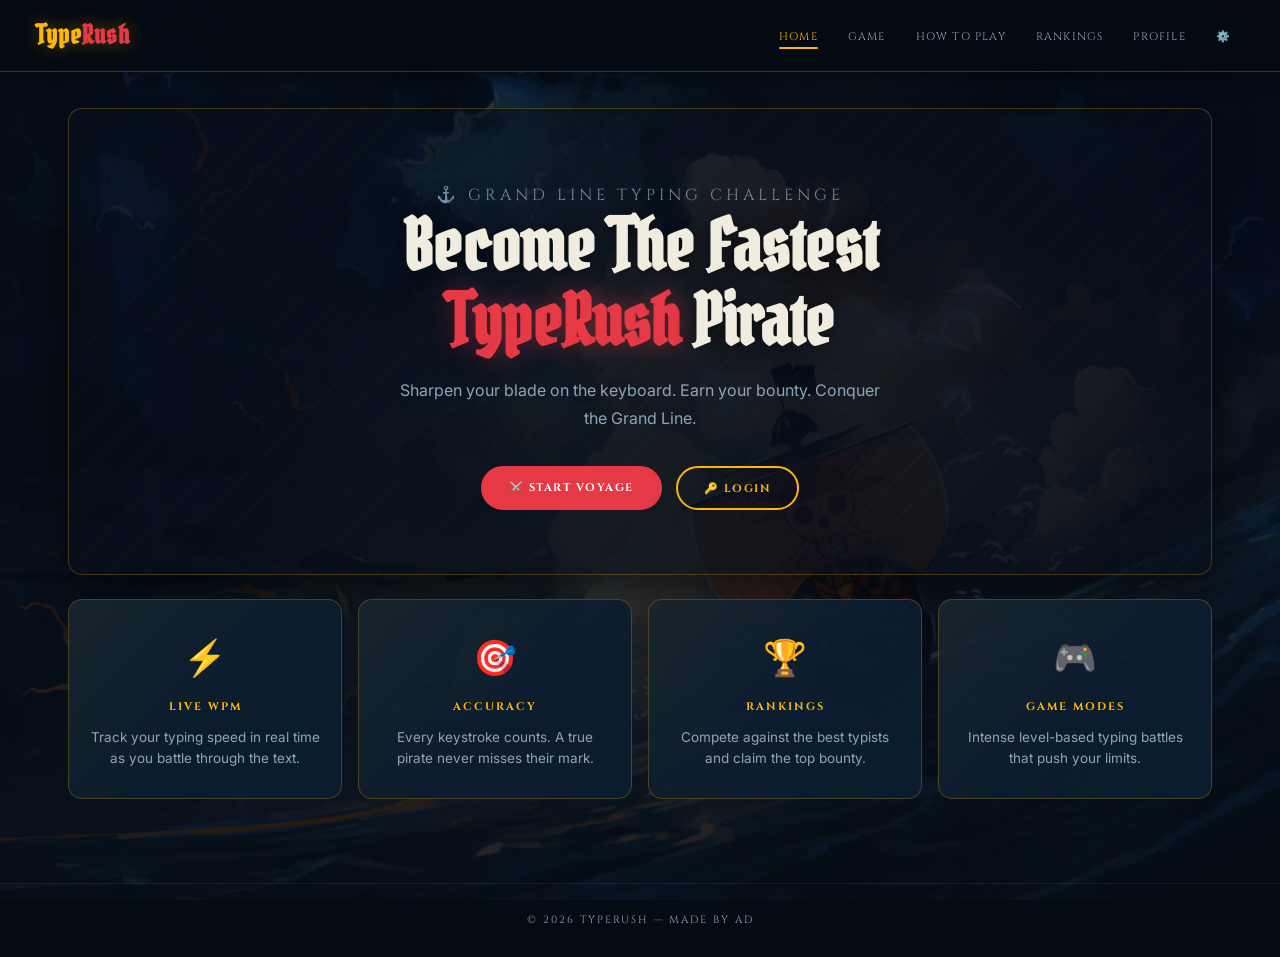
<file: Code/html/index.html>
<!DOCTYPE html>
<html lang="en">
<head>
  <meta charset="UTF-8" />
  <meta name="viewport" content="width=device-width, initial-scale=1.0" />
  <title>TypeRush — One Piece Typing Challenge</title>
  <link rel="stylesheet" href="../css/styles.css" />
</head>
<body>

  <!-- ================= NAVBAR ================= -->
  <header>
    <nav class="navbar">
      <h1 class="logo">Type<span>Rush</span></h1>
      <ul class="nav-links">
        <li><a href="index.html" class="active">Home</a></li>
        <li><a href="game.html">Game</a></li>
        <li><a href="howtoplay.html">How to Play</a></li>
        <li><a id="openLeaderboard">Rankings</a></li>
        <li><a href="profile.html">Profile</a></li>
        <li><a id="openSettings">⚙️</a></li>
      </ul>
    </nav>
  </header>

  <div id="welcomeMessage" class="welcome-message"></div>

  <!-- ================= PAGE CONTENT ================= -->
  <main class="page-content">

    <section class="hero">
      <p class="hero-eyebrow">⚓ Grand Line Typing Challenge</p>
      <h2>Become The Fastest<br><span class="highlight">TypeRush</span> Pirate</h2>
      <p>Sharpen your blade on the keyboard. Earn your bounty. Conquer the Grand Line.</p>
      <div class="hero-buttons">
        <a href="game.html" class="btn">⚔️ Start Voyage</a>
        <button class="btn btn-outline" id="openLogin">🔑 Login</button>
      </div>
    </section>

    <section class="features">
      <div class="feature-card">
        <span class="feature-icon">⚡</span>
        <h3>Live WPM</h3>
        <p>Track your typing speed in real time as you battle through the text.</p>
      </div>
      <div class="feature-card">
        <span class="feature-icon">🎯</span>
        <h3>Accuracy</h3>
        <p>Every keystroke counts. A true pirate never misses their mark.</p>
      </div>
      <div class="feature-card">
        <span class="feature-icon">🏆</span>
        <h3>Rankings</h3>
        <p>Compete against the best typists and claim the top bounty.</p>
      </div>
      <div class="feature-card">
        <span class="feature-icon">🎮</span>
        <h3>Game Modes</h3>
        <p>Intense level-based typing battles that push your limits.</p>
      </div>
    </section>

  </main>

  <!-- ================= LOGIN MODAL ================= -->
  <div class="modal-overlay" id="loginModal">
    <div class="auth-modal">
      <button class="modal-close" id="closeLogin">&times;</button>
      <h2>Welcome Back</h2>
      <p class="auth-subtitle">Log in to continue your pirate typing adventure.</p>

      <form id="loginForm" novalidate>
        <div class="form-group">
          <label for="loginUsername">Username</label>
          <input type="text" id="loginUsername" placeholder="Enter your username" autocomplete="off" />
          <p class="field-hint hint-username"></p>
        </div>
        <div class="form-group">
          <label for="loginPassword">Password</label>
          <div class="password-wrapper">
            <input type="password" id="loginPassword" placeholder="Enter your password" />
            <button type="button" class="password-eye" data-target="loginPassword" aria-label="Show password">👁️</button>
          </div>
          <p class="field-hint hint-password"></p>
        </div>
        <p class="form-message"></p>
        <button type="submit" class="btn auth-btn">Log In ⚔️</button>
      </form>

      <p class="auth-switch-text">No account? <span id="showRegister">Register here</span></p>
    </div>
  </div>

  <!-- ================= REGISTER MODAL ================= -->
  <div class="modal-overlay" id="registerModal">
    <div class="auth-modal">
      <button class="modal-close" id="closeRegister">&times;</button>
      <h2>Join the Crew</h2>
      <p class="auth-subtitle">Create your account and start your voyage.</p>

      <!-- Step indicator -->
      <div class="step-indicator">
        <div class="step-dot active" id="stepDot1"></div>
        <div class="step-dot" id="stepDot2"></div>
      </div>

      <form id="registerForm" novalidate>

        <!-- Step 1 -->
        <div class="register-step active" id="registerStep1">
          <div class="form-group">
            <label for="firstName">First Name</label>
            <input type="text" id="firstName" placeholder="Enter first name" autocomplete="off" />
            <p class="field-hint" id="hintFirstName"></p>
          </div>
          <div class="form-group">
            <label for="surname">Surname</label>
            <input type="text" id="surname" placeholder="Enter surname" autocomplete="off" />
            <p class="field-hint" id="hintSurname"></p>
          </div>
          <div class="form-group">
            <label for="age">Age</label>
            <input type="number" id="age" placeholder="Age (12–100)" min="12" max="100" />
            <p class="field-hint" id="hintAge"></p>
          </div>
          <div class="form-group">
            <label for="email">Email Address</label>
            <input type="email" id="email" placeholder="you@example.com" autocomplete="off" />
            <p class="field-hint" id="hintEmail"></p>
          </div>
          <p class="form-message" id="registerStepMessage"></p>
          <button type="button" class="btn auth-btn" id="nextRegisterStep">Next →</button>
        </div>

        <!-- Step 2 -->
        <div class="register-step" id="registerStep2">
          <div class="form-group">
            <label for="registerUsername">Username</label>
            <input type="text" id="registerUsername" placeholder="Choose a username" autocomplete="off" />
            <p class="field-hint" id="hintUsername"></p>
          </div>
          <div class="form-group">
            <label for="registerPassword">Password</label>
            <div class="password-wrapper">
              <input type="password" id="registerPassword" placeholder="Create a password" />
              <button type="button" class="password-eye" data-target="registerPassword" aria-label="Show password">👁️</button>
            </div>
            <p class="field-hint" id="hintPassword"></p>
          </div>
          <div class="form-group">
            <label for="confirmPassword">Confirm Password</label>
            <div class="password-wrapper">
              <input type="password" id="confirmPassword" placeholder="Confirm your password" />
              <button type="button" class="password-eye" data-target="confirmPassword" aria-label="Show password">👁️</button>
            </div>
            <p class="field-hint" id="hintConfirm"></p>
          </div>
          <p class="form-message" id="registerFinalMessage"></p>
          <div class="register-actions">
            <button type="button" class="btn btn-outline" id="backRegisterStep">← Back</button>
            <button type="submit" class="btn">Create Account</button>
          </div>
        </div>

      </form>

      <p class="auth-switch-text">Already a pirate? <span id="showLogin">Log in here</span></p>
    </div>
  </div>

  <!-- ================= LEADERBOARD MODAL ================= -->
  <div class="modal-overlay" id="leaderboardModal">
    <div class="modal leaderboard-modal">
      <div class="modal-header centered">
        <h2>🏆 Leaderboard</h2>
        <button class="modal-close" id="closeLeaderboard">&times;</button>
      </div>
      <table class="leaderboard-table">
        <thead>
          <tr>
            <th>Rank</th>
            <th>Pirate</th>
            <th>Level</th>
            <th>WPM</th>
            <th>Accuracy</th>
            <th>Score</th>
          </tr>
        </thead>
        <tbody id="leaderboardBody"></tbody>
      </table>
    </div>
  </div>

  <!-- ================= SETTINGS MODAL ================= -->
  <div class="modal-overlay" id="settingsModal">
    <div class="modal">
      <button class="modal-close" id="closeSettings">&times;</button>
      <div class="modal-header"><h2>⚙️ Settings</h2></div>
      <div class="settings-list">
        <button class="btn full-btn" id="soundToggle">🔇 Sound Off</button>
        <button class="btn btn-outline full-btn" id="brightnessToggle">🌙 Toggle Brightness</button>
        <button class="btn btn-outline full-btn" id="openTerms">📜 Terms &amp; Conditions</button>
        <div class="how-to-play">
          <h3>Quick Instructions</h3>
          <p>Start the game and type the displayed text as fast and accurately as you can.</p>
          <p>Your score is based on WPM, accuracy, and combo bonuses. Visit <a href="./howtoplay.html" style="color:var(--gold);">How to Play</a> for the full guide.</p>
        </div>
      </div>
    </div>
  </div>

  <!-- ================= PROFILE MODAL ================= -->
  <div class="modal-overlay" id="profileModal">
    <div class="modal">
      <button class="modal-close" id="closeProfile">&times;</button>
      <div class="modal-header centered"><h2>👤 Player Profile</h2></div>
      <div id="profileDetails" class="profile-details"></div>
    </div>
  </div>

  <button id="logoutBtn" class="logout-floating" style="display:none;">Logout</button>

  <footer><p>© 2026 TypeRush — made by Ad</p></footer>

  <audio id="bgMusic" loop><source src="../assets/audio/background_music.mp3" type="audio/mp3" /></audio>

  <script src="../js/main.js"></script>
  <script src="../js/auth.js"></script>
  <script src="../js/leaderboard.js"></script>
</body>
</html>
</file>
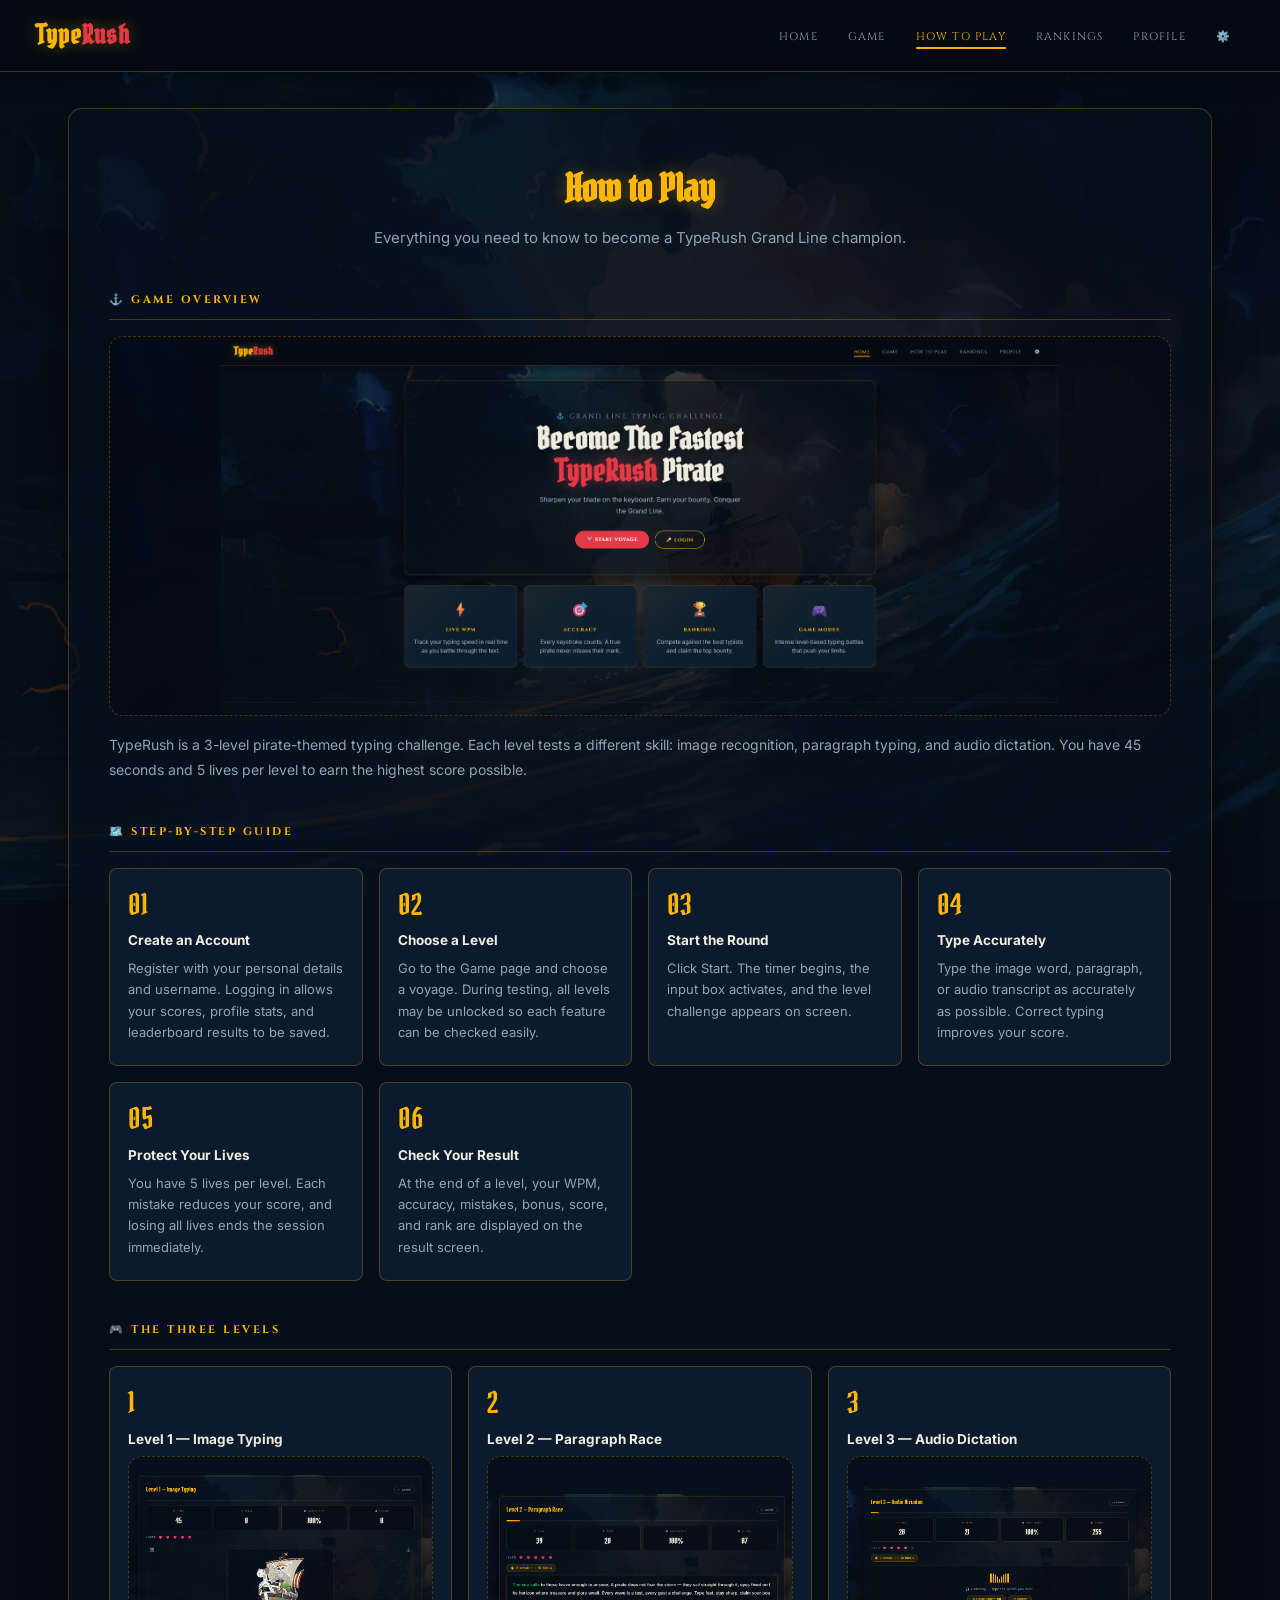
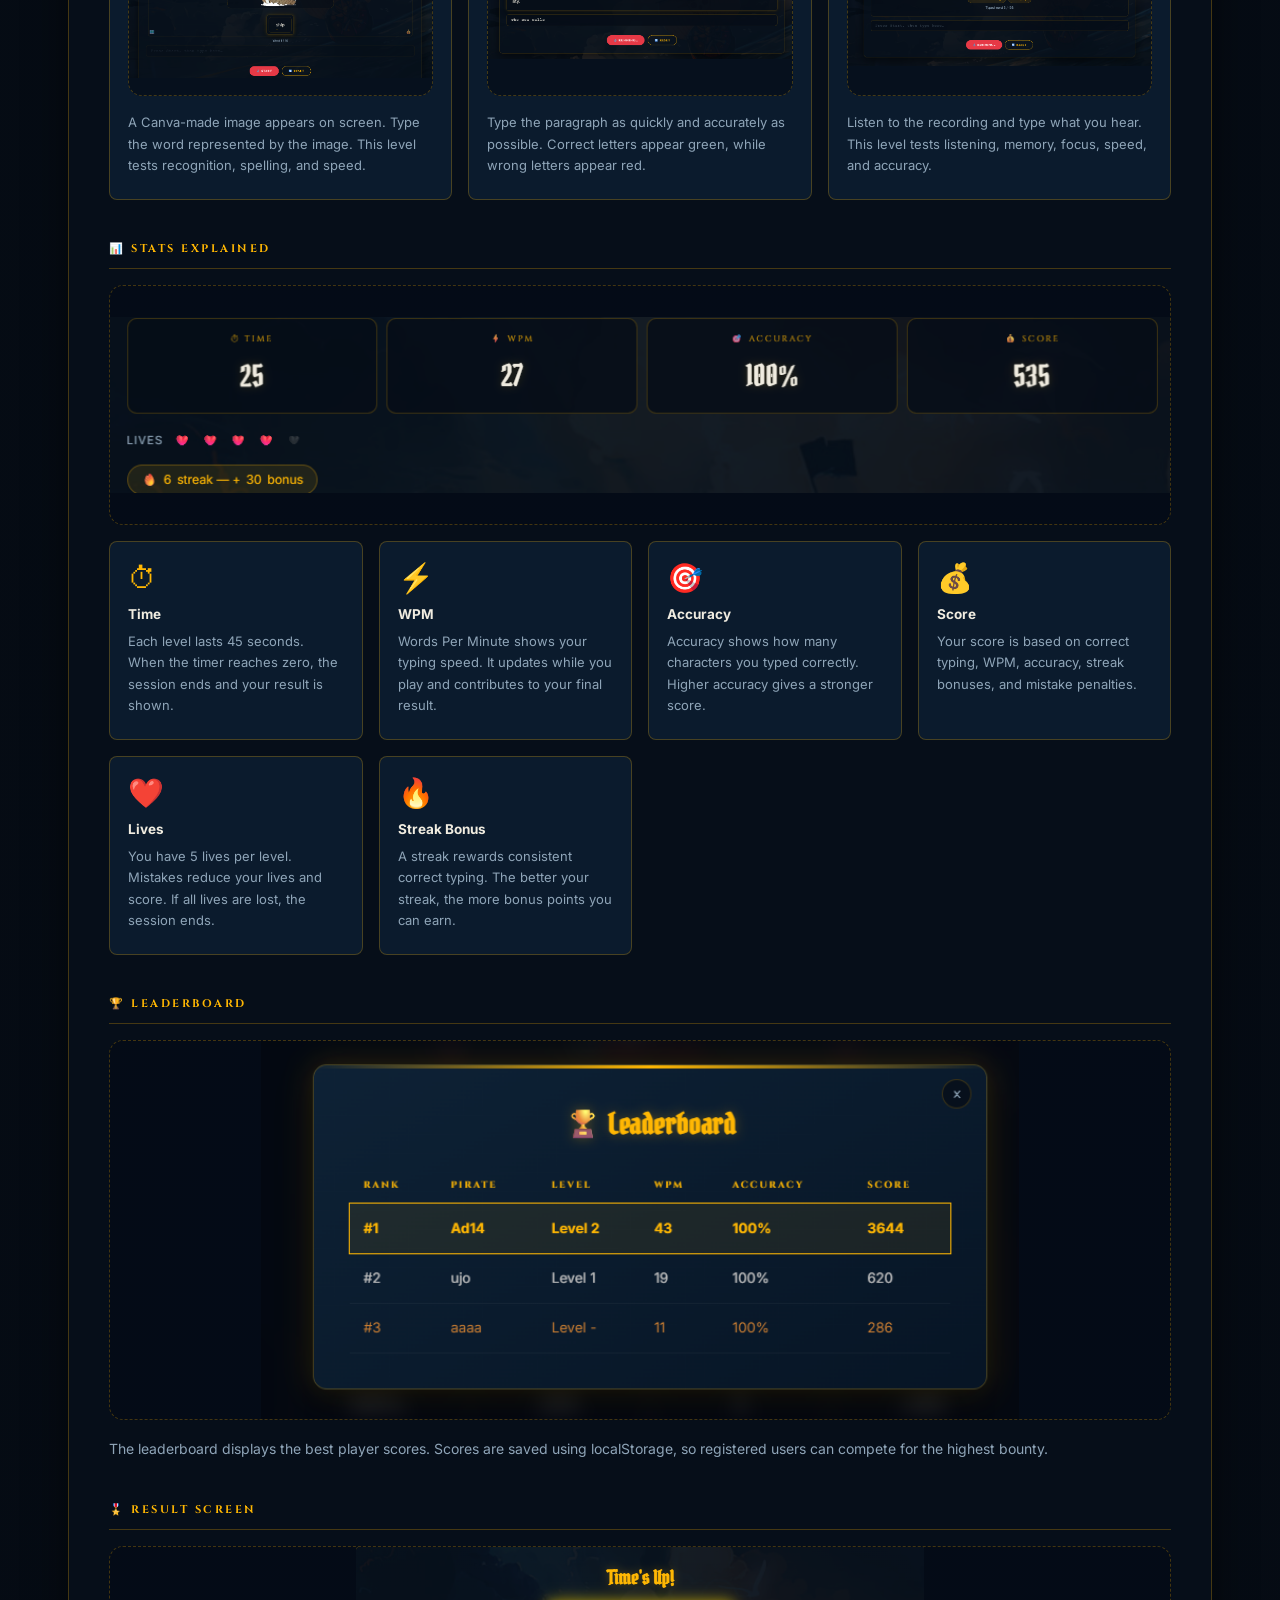
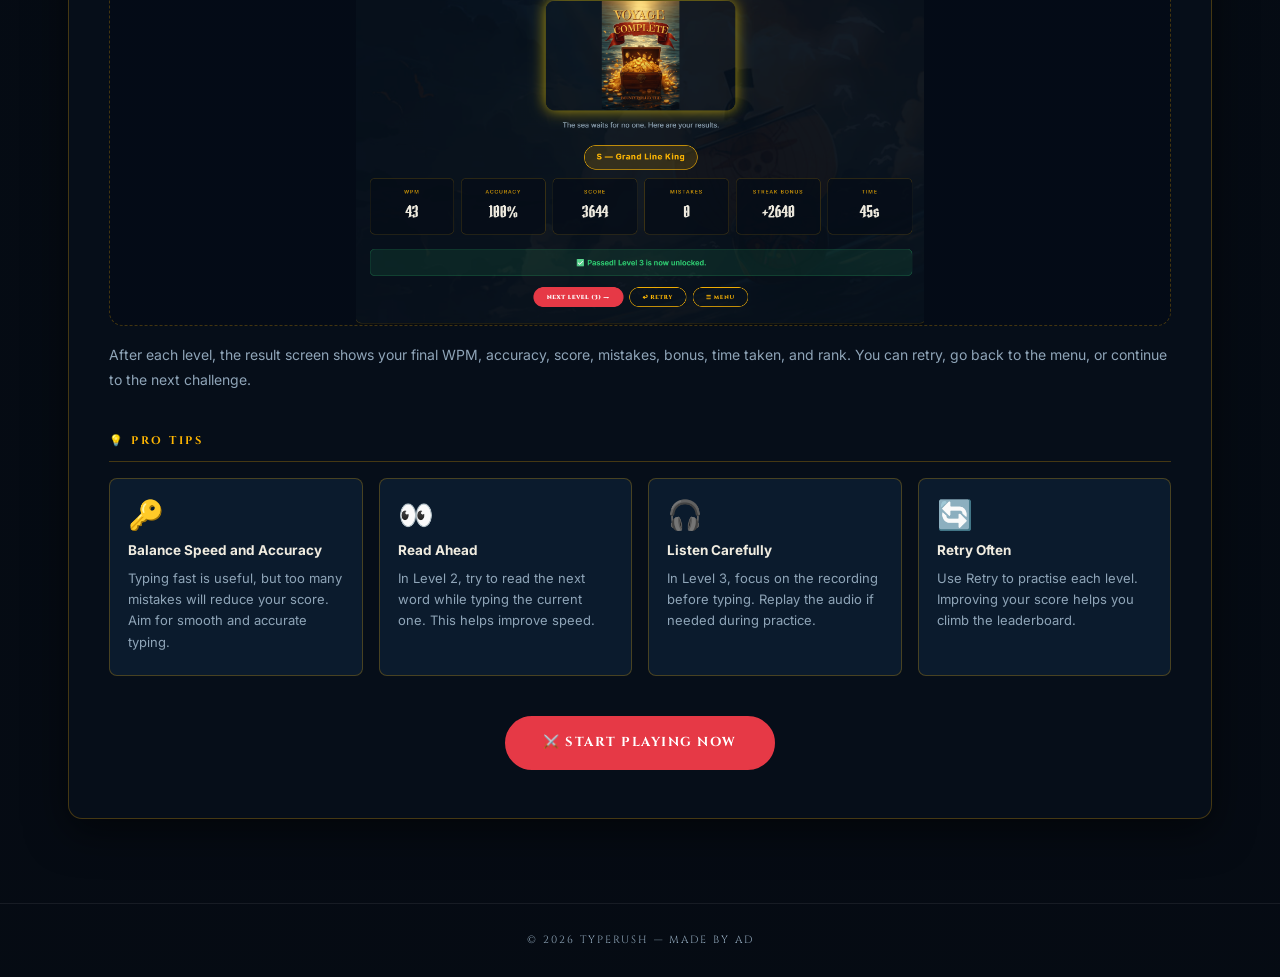
<file: Code/html/howtoplay.html>
<!DOCTYPE html>
<html lang="en">
<head>
  <meta charset="UTF-8" />
  <meta name="viewport" content="width=device-width, initial-scale=1.0" />

  <title>How to Play — TypeRush</title>

  <link rel="stylesheet" href="../css/styles.css" />
</head>

<body>

  <!-- ================= NAVBAR ================= -->
  <header>
    <nav class="navbar">
      <h1 class="logo">Type<span>Rush</span></h1>

      <ul class="nav-links">
        <li><a href="index.html">Home</a></li>
        <li><a href="game.html">Game</a></li>
        <li><a href="howtoplay.html" class="active">How to Play</a></li>
        <li><a id="openLeaderboard">Rankings</a></li>
        <li><a href="profile.html">Profile</a></li>
        <li><a id="openSettings">⚙️</a></li>
      </ul>
    </nav>
  </header>

  <div id="welcomeMessage" class="welcome-message"></div>

  <!-- ================= MAIN CONTENT ================= -->
  <main class="page-content">

    <section class="howtoplay-page">

      <h2>How to Play</h2>

      <p class="intro">
        Everything you need to know to become a TypeRush Grand Line champion.
      </p>

      <!-- ================= OVERVIEW ================= -->
      <div class="htp-section">
        <h3>⚓ Game Overview</h3>

        <div class="htp-img htp-wide-img">
          <img
            src="../assets/images/screenshots/overview.png"
            alt="TypeRush overview screenshot"
          />
        </div>

        <p class="htp-text">
          TypeRush is a 3-level pirate-themed typing challenge. Each level tests
          a different skill: image recognition, paragraph typing, and audio
          dictation. You have 45 seconds and 5 lives per level to earn the
          highest score possible.
        </p>
      </div>

      <!-- ================= STEP GUIDE ================= -->
      <div class="htp-section">
        <h3>🗺️ Step-by-Step Guide</h3>

        <div class="htp-grid">

          <div class="htp-card">
            <div class="htp-num">01</div>
            <h4>Create an Account</h4>
            <p>
              Register with your personal details and username. Logging in allows
              your scores, profile stats, and leaderboard results to be saved.
            </p>
          </div>

          <div class="htp-card">
            <div class="htp-num">02</div>
            <h4>Choose a Level</h4>
            <p>
              Go to the Game page and choose a voyage. During testing, all levels
              may be unlocked so each feature can be checked easily.
            </p>
          </div>

          <div class="htp-card">
            <div class="htp-num">03</div>
            <h4>Start the Round</h4>
            <p>
              Click Start. The timer begins, the input box activates, and the
              level challenge appears on screen.
            </p>
          </div>

          <div class="htp-card">
            <div class="htp-num">04</div>
            <h4>Type Accurately</h4>
            <p>
              Type the image word, paragraph, or audio transcript as accurately
              as possible. Correct typing improves your score.
            </p>
          </div>

          <div class="htp-card">
            <div class="htp-num">05</div>
            <h4>Protect Your Lives</h4>
            <p>
              You have 5 lives per level. Each mistake reduces your score, and
              losing all lives ends the session immediately.
            </p>
          </div>

          <div class="htp-card">
            <div class="htp-num">06</div>
            <h4>Check Your Result</h4>
            <p>
              At the end of a level, your WPM, accuracy, mistakes, bonus, score,
              and rank are displayed on the result screen.
            </p>
          </div>

        </div>
      </div>

      <!-- ================= THREE LEVELS ================= -->
      <div class="htp-section">
        <h3>🎮 The Three Levels</h3>

        <div class="htp-grid">

          <div class="htp-card">
            <div class="htp-num">1</div>
            <h4>Level 1 — Image Typing</h4>

            <div class="htp-img">
              <img
                src="../assets/images/screenshots/level1.png"
                alt="Level 1 image typing screenshot"
              />
            </div>

            <p>
              A Canva-made image appears on screen. Type the word represented by
              the image. This level tests recognition, spelling, and speed.
            </p>
          </div>

          <div class="htp-card">
            <div class="htp-num">2</div>
            <h4>Level 2 — Paragraph Race</h4>

            <div class="htp-img">
              <img
                src="../assets/images/screenshots/level2.png"
                alt="Level 2 paragraph typing screenshot"
              />
            </div>

            <p>
              Type the paragraph as quickly and accurately as possible. Correct
              letters appear green, while wrong letters appear red.
            </p>
          </div>

          <div class="htp-card">
            <div class="htp-num">3</div>
            <h4>Level 3 — Audio Dictation</h4>

            <div class="htp-img">
              <img
                src="../assets/images/screenshots/level3.png"
                alt="Level 3 audio dictation screenshot"
              />
            </div>

            <p>
              Listen to the recording and type what you hear. This level tests
              listening, memory, focus, speed, and accuracy.
            </p>
          </div>

        </div>
      </div>

      <!-- ================= STATS EXPLAINED ================= -->
      <div class="htp-section">
        <h3>📊 Stats Explained</h3>

        <div class="htp-img">
          <img
            src="../assets/images/screenshots/stats.png"
            alt="Game stats bar screenshot"
          />
        </div>

        <div class="htp-grid">

          <div class="htp-card">
            <div class="htp-num">⏱</div>
            <h4>Time</h4>
            <p>
              Each level lasts 45 seconds. When the timer reaches zero, the
              session ends and your result is shown.
            </p>
          </div>

          <div class="htp-card">
            <div class="htp-num">⚡</div>
            <h4>WPM</h4>
            <p>
              Words Per Minute shows your typing speed. It updates while you
              play and contributes to your final result.
            </p>
          </div>

          <div class="htp-card">
            <div class="htp-num">🎯</div>
            <h4>Accuracy</h4>
            <p>
              Accuracy shows how many characters you typed correctly. Higher
              accuracy gives a stronger score.
            </p>
          </div>

          <div class="htp-card">
            <div class="htp-num">💰</div>
            <h4>Score</h4>
            <p>
              Your score is based on correct typing, WPM, accuracy, streak
              bonuses, and mistake penalties.
            </p>
          </div>

          <div class="htp-card">
            <div class="htp-num">❤️</div>
            <h4>Lives</h4>
            <p>
              You have 5 lives per level. Mistakes reduce your lives and score.
              If all lives are lost, the session ends.
            </p>
          </div>

          <div class="htp-card">
            <div class="htp-num">🔥</div>
            <h4>Streak Bonus</h4>
            <p>
              A streak rewards consistent correct typing. The better your streak,
              the more bonus points you can earn.
            </p>
          </div>

        </div>
      </div>

      <!-- ================= LEADERBOARD ================= -->
      <div class="htp-section">
        <h3>🏆 Leaderboard</h3>

        <div class="htp-img htp-wide-img">
          <img
            src="../assets/images/screenshots/leaderboard.png"
            alt="Leaderboard screenshot"
          />
        </div>

        <p class="htp-text">
          The leaderboard displays the best player scores. Scores are saved using
          localStorage, so registered users can compete for the highest bounty.
        </p>
      </div>

      <!-- ================= RESULT SCREEN ================= -->
      <div class="htp-section ">
        <h3>🎖️ Result Screen</h3>

        <div class="htp-img htp-wide-img">
          <img
            src="../assets/images/screenshots/result.png"
            alt="Result screen screenshot"
          />
        </div>

        <p class="htp-text">
          After each level, the result screen shows your final WPM, accuracy,
          score, mistakes, bonus, time taken, and rank. You can retry, go back to
          the menu, or continue to the next challenge.
        </p>
      </div>

      <!-- ================= TIPS ================= -->
      <div class="htp-section">
        <h3>💡 Pro Tips</h3>

        <div class="htp-grid">

          <div class="htp-card">
            <div class="htp-num">🔑</div>
            <h4>Balance Speed and Accuracy</h4>
            <p>
              Typing fast is useful, but too many mistakes will reduce your score.
              Aim for smooth and accurate typing.
            </p>
          </div>

          <div class="htp-card">
            <div class="htp-num">👀</div>
            <h4>Read Ahead</h4>
            <p>
              In Level 2, try to read the next word while typing the current one.
              This helps improve speed.
            </p>
          </div>

          <div class="htp-card">
            <div class="htp-num">🎧</div>
            <h4>Listen Carefully</h4>
            <p>
              In Level 3, focus on the recording before typing. Replay the audio
              if needed during practice.
            </p>
          </div>

          <div class="htp-card">
            <div class="htp-num">🔄</div>
            <h4>Retry Often</h4>
            <p>
              Use Retry to practise each level. Improving your score helps you
              climb the leaderboard.
            </p>
          </div>

        </div>
      </div>

      <!-- ================= CTA ================= -->
      <div class="htp-cta">
        <a href="game.html" class="btn">⚔️ Start Playing Now</a>
      </div>

    </section>
  </main>

  <!-- ================= LEADERBOARD MODAL ================= -->
  <div class="modal-overlay" id="leaderboardModal">
    <div class="modal leaderboard-modal">

      <div class="modal-header centered">
        <h2>🏆 Leaderboard</h2>
        <button class="modal-close" id="closeLeaderboard">&times;</button>
      </div>

      <table class="leaderboard-table">
        <thead>
          <tr>
            <th>Rank</th>
            <th>Pirate</th>
            <th>Level</th>
            <th>WPM</th>
            <th>Accuracy</th>
            <th>Score</th>
          </tr>
        </thead>

        <tbody id="leaderboardBody"></tbody>
      </table>

    </div>
  </div>

  <!-- ================= SETTINGS MODAL ================= -->
  <div class="modal-overlay" id="settingsModal">
    <div class="modal">

      <button class="modal-close" id="closeSettings">&times;</button>

      <div class="modal-header">
        <h2>⚙️ Settings</h2>
      </div>

      <div class="settings-list">
        <button class="btn full-btn" id="soundToggle">🔇 Sound Off</button>

        <button class="btn btn-outline full-btn" id="brightnessToggle">
          🌙 Toggle Brightness
        </button>

        <button class="btn btn-outline full-btn" id="openTerms">
          📜 Terms &amp; Conditions
        </button>

        <div class="how-to-play">
          <h3>Quick Instructions</h3>
          <p>
            Select a level and type the displayed content as fast and accurately
            as possible.
          </p>
          <p>
            Your score is based on correct typing, WPM, accuracy, streak bonuses,
            and mistake penalties.
          </p>
        </div>
      </div>

    </div>
  </div>

  <button id="logoutBtn" class="logout-floating">Logout</button>

  <footer>
    <p>© 2026 TypeRush — made by Ad</p>
  </footer>

  <audio id="bgMusic" loop>
    <source src="../assets/audio/background_music.mp3" type="audio/mp3" />
  </audio>

  <script src="../js/main.js"></script>
  <script src="../js/auth.js"></script>
  <script src="../js/leaderboard.js"></script>

</body>
</html>
</file>
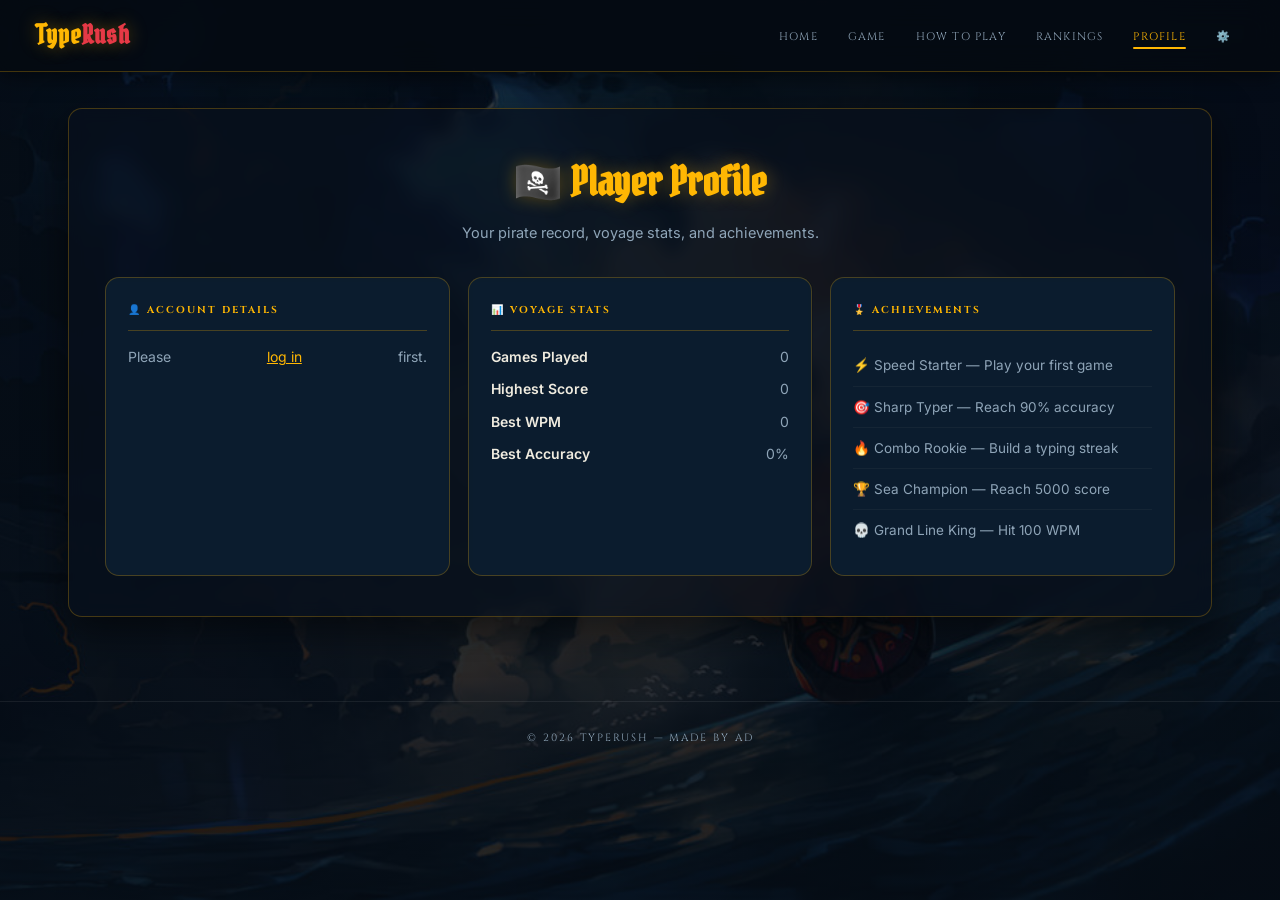
<file: Code/html/profile.html>
<!DOCTYPE html>
<html lang="en">
<head>
  <meta charset="UTF-8" />
  <meta name="viewport" content="width=device-width, initial-scale=1.0" />
  <title>Profile — TypeRush</title>
  <link rel="stylesheet" href="../css/styles.css" />
</head>
<body>

  <header>
    <nav class="navbar">
      <h1 class="logo">Type<span>Rush</span></h1>
      <ul class="nav-links">
        <li><a href="index.html">Home</a></li>
        <li><a href="game.html">Game</a></li>
        <li><a href="howtoplay.html">How to Play</a></li>
        <li><a id="openLeaderboard">Rankings</a></li>
        <li><a href="profile.html" class="active">Profile</a></li>
        <li><a id="openSettings">⚙️</a></li>
      </ul>
    </nav>
  </header>

  <div id="welcomeMessage" class="welcome-message"></div>

  <main class="page-content">
    <section class="profile-page">
      <h2>🏴‍☠️ Player Profile</h2>
      <p class="profile-intro">Your pirate record, voyage stats, and achievements.</p>

      <div class="profile-grid">

        <div class="profile-card">
          <h3>👤 Account Details</h3>
          <div id="profilePageDetails">
            <p>Please <a href="index.html" style="color:var(--gold);">log in</a> to view your profile.</p>
          </div>
        </div>

        <div class="profile-card">
          <h3>📊 Voyage Stats</h3>
          <div id="profileStats">
            <p><strong>Games Played</strong> <span>0</span></p>
            <p><strong>Highest Score</strong> <span>0</span></p>
            <p><strong>Best WPM</strong>      <span>0</span></p>
            <p><strong>Best Accuracy</strong> <span>0%</span></p>
          </div>
        </div>

        <div class="profile-card">
          <h3>🎖️ Achievements</h3>
          <div class="achievement-list">
            <p>⚡ Speed Starter — Play your first game</p>
            <p>🎯 Sharp Typer — Reach 90% accuracy</p>
            <p>🔥 Combo Rookie — Build a typing streak</p>
            <p>🏆 Sea Champion — Reach 5000 score</p>
            <p>💀 Grand Line King — Hit 100 WPM</p>
          </div>
        </div>

      </div>
    </section>
  </main>

  <!-- LEADERBOARD MODAL -->
  <div class="modal-overlay" id="leaderboardModal">
    <div class="modal leaderboard-modal">
      <div class="modal-header centered">
        <h2>🏆 Leaderboard</h2>
        <button class="modal-close" id="closeLeaderboard">&times;</button>
      </div>
      <table class="leaderboard-table">
        <thead>
          <tr>
            <th>Rank</th>
            <th>Pirate</th>
            <th>Level</th>
            <th>WPM</th>
            <th>Accuracy</th>
            <th>Score</th>
          </tr>
        </thead>
        <tbody id="leaderboardBody"></tbody>
      </table>
    </div>
  </div>

  <!-- SETTINGS MODAL -->
  <div class="modal-overlay" id="settingsModal">
    <div class="modal">
      <button class="modal-close" id="closeSettings">&times;</button>
      <div class="modal-header"><h2>⚙️ Settings</h2></div>
      <div class="settings-list">
        <button class="btn full-btn" id="soundToggle">🔇 Sound Off</button>
        <button class="btn btn-outline full-btn" id="brightnessToggle">🌙 Toggle Brightness</button>
        <button class="btn btn-outline full-btn" id="openTerms">📜 Terms &amp; Conditions</button>
        <div class="how-to-play">
          <h3>Quick Instructions</h3>
          <p>Start the game and type the displayed text as fast and accurately as you can.</p>
          <p>Your score is based on WPM, accuracy, and combo bonuses.</p>
        </div>
      </div>
    </div>
  </div>

  <button id="logoutBtn" class="logout-floating" style="display:none;">Logout</button>

  <footer><p>© 2026 TypeRush — made by Ad</p></footer>

  <audio id="bgMusic" loop><source src="../assets/audio/background_music.mp3" type="audio/mp3" /></audio>

  <script src="../js/main.js"></script>
  <script src="../js/auth.js"></script>
  <script src="../js/leaderboard.js"></script>
  <script src="../js/profile.js"></script>
</body>
</html>
</file>
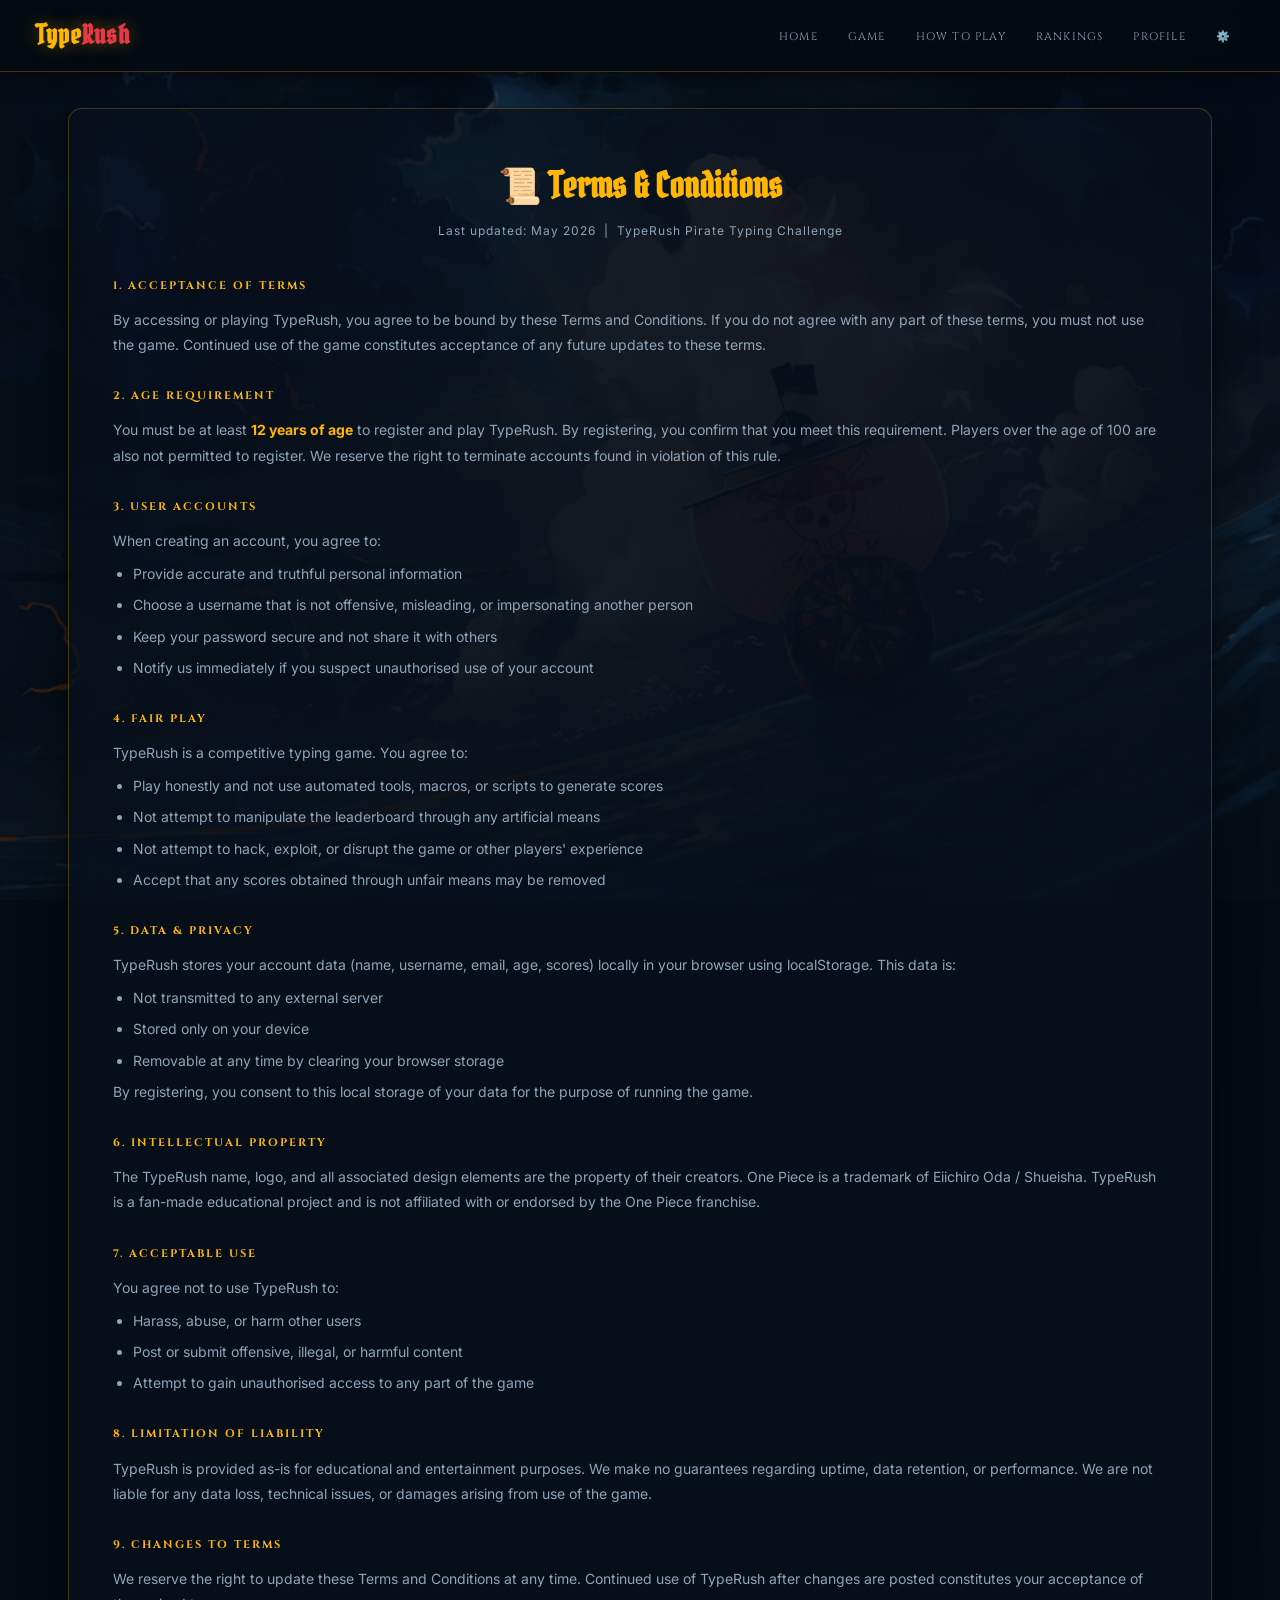
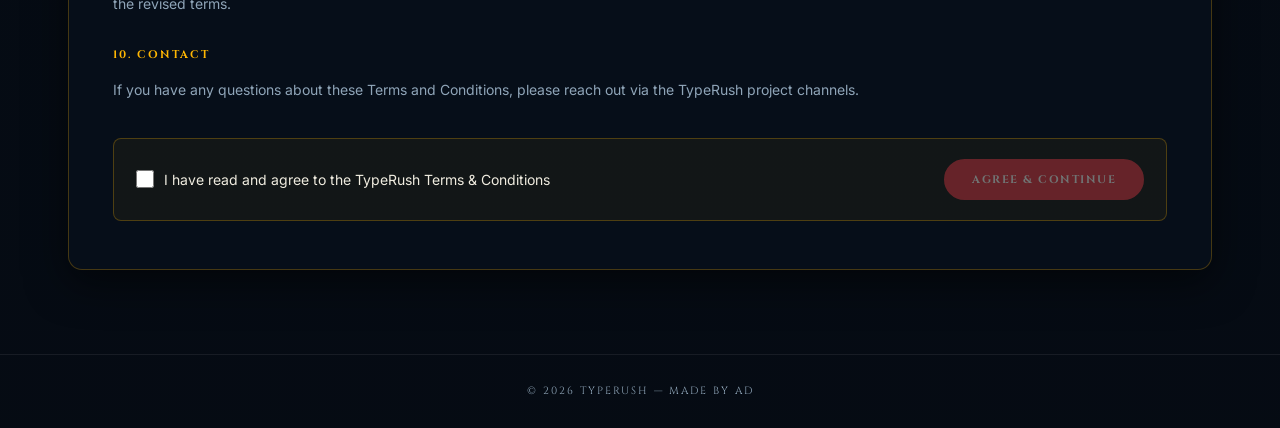
<file: Code/html/terms.html>
<!DOCTYPE html>
<html lang="en">
<head>
  <meta charset="UTF-8" />
  <meta name="viewport" content="width=device-width, initial-scale=1.0" />
  <title>Terms &amp; Conditions — TypeRush</title>
  <link rel="stylesheet" href="../css/styles.css" />
</head>
<body>

  <header>
    <nav class="navbar">
      <h1 class="logo">Type<span>Rush</span></h1>
      <ul class="nav-links">
        <li><a href="index.html">Home</a></li>
        <li><a href="game.html">Game</a></li>
        <li><a href="howtoplay.html">How to Play</a></li>
        <li><a id="openLeaderboard">Rankings</a></li>
        <li><a href="profile.html">Profile</a></li>
        <li><a id="openSettings">⚙️</a></li>
      </ul>
    </nav>
  </header>

  <div id="welcomeMessage" class="welcome-message"></div>

  <main class="page-content">
    <section class="terms-page">

      <h2>📜 Terms &amp; Conditions</h2>
      <p class="terms-date">Last updated: May 2026 &nbsp;|&nbsp; TypeRush Pirate Typing Challenge</p>

      <div class="terms-section">
        <h3>1. Acceptance of Terms</h3>
        <p>By accessing or playing TypeRush, you agree to be bound by these Terms and Conditions. If you do not agree with any part of these terms, you must not use the game. Continued use of the game constitutes acceptance of any future updates to these terms.</p>
      </div>

      <div class="terms-section">
        <h3>2. Age Requirement</h3>
        <p>You must be at least <strong style="color:var(--gold);">12 years of age</strong> to register and play TypeRush. By registering, you confirm that you meet this requirement. Players over the age of 100 are also not permitted to register. We reserve the right to terminate accounts found in violation of this rule.</p>
      </div>

      <div class="terms-section">
        <h3>3. User Accounts</h3>
        <p>When creating an account, you agree to:</p>
        <ul>
          <li>Provide accurate and truthful personal information</li>
          <li>Choose a username that is not offensive, misleading, or impersonating another person</li>
          <li>Keep your password secure and not share it with others</li>
          <li>Notify us immediately if you suspect unauthorised use of your account</li>
        </ul>
      </div>

      <div class="terms-section">
        <h3>4. Fair Play</h3>
        <p>TypeRush is a competitive typing game. You agree to:</p>
        <ul>
          <li>Play honestly and not use automated tools, macros, or scripts to generate scores</li>
          <li>Not attempt to manipulate the leaderboard through any artificial means</li>
          <li>Not attempt to hack, exploit, or disrupt the game or other players' experience</li>
          <li>Accept that any scores obtained through unfair means may be removed</li>
        </ul>
      </div>

      <div class="terms-section">
        <h3>5. Data &amp; Privacy</h3>
        <p>TypeRush stores your account data (name, username, email, age, scores) locally in your browser using localStorage. This data is:</p>
        <ul>
          <li>Not transmitted to any external server</li>
          <li>Stored only on your device</li>
          <li>Removable at any time by clearing your browser storage</li>
        </ul>
        <p>By registering, you consent to this local storage of your data for the purpose of running the game.</p>
      </div>

      <div class="terms-section">
        <h3>6. Intellectual Property</h3>
        <p>The TypeRush name, logo, and all associated design elements are the property of their creators. One Piece is a trademark of Eiichiro Oda / Shueisha. TypeRush is a fan-made educational project and is not affiliated with or endorsed by the One Piece franchise.</p>
      </div>

      <div class="terms-section">
        <h3>7. Acceptable Use</h3>
        <p>You agree not to use TypeRush to:</p>
        <ul>
          <li>Harass, abuse, or harm other users</li>
          <li>Post or submit offensive, illegal, or harmful content</li>
          <li>Attempt to gain unauthorised access to any part of the game</li>
        </ul>
      </div>

      <div class="terms-section">
        <h3>8. Limitation of Liability</h3>
        <p>TypeRush is provided as-is for educational and entertainment purposes. We make no guarantees regarding uptime, data retention, or performance. We are not liable for any data loss, technical issues, or damages arising from use of the game.</p>
      </div>

      <div class="terms-section">
        <h3>9. Changes to Terms</h3>
        <p>We reserve the right to update these Terms and Conditions at any time. Continued use of TypeRush after changes are posted constitutes your acceptance of the revised terms.</p>
      </div>

      <div class="terms-section">
        <h3>10. Contact</h3>
        <p>If you have any questions about these Terms and Conditions, please reach out via the TypeRush project channels.</p>
      </div>

      <!-- AGREE BOX -->
      <div class="terms-agree-box">
        <label>
          <input type="checkbox" id="termsCheckbox" />
          I have read and agree to the TypeRush Terms &amp; Conditions
        </label>
        <button class="btn terms-agree-btn" id="agreeBtn" disabled>Agree &amp; Continue</button>
      </div>

    </section>
  </main>

  <!-- LEADERBOARD MODAL -->
  <div class="modal-overlay" id="leaderboardModal">
    <div class="modal leaderboard-modal">
      <div class="modal-header centered">
        <h2>🏆 Leaderboard</h2>
        <button class="modal-close" id="closeLeaderboard">&times;</button>
      </div>
      <table class="leaderboard-table">
        <thead>
          <tr>
            <th>Rank</th>
            <th>Pirate</th>
            <th>Level</th>
            <th>WPM</th>
            <th>Accuracy</th>
            <th>Score</th>
          </tr>
        </thead>
        <tbody id="leaderboardBody"></tbody>
      </table>
    </div>
  </div>

  <!-- SETTINGS MODAL -->
  <div class="modal-overlay" id="settingsModal">
    <div class="modal">
      <button class="modal-close" id="closeSettings">&times;</button>
      <div class="modal-header"><h2>⚙️ Settings</h2></div>
      <div class="settings-list">
        <button class="btn full-btn" id="soundToggle">🔇 Sound Off</button>
        <button class="btn btn-outline full-btn" id="brightnessToggle">🌙 Toggle Brightness</button>
        <button class="btn btn-outline full-btn" id="openTerms">📜 Terms &amp; Conditions</button>
        <div class="how-to-play">
          <h3>Quick Instructions</h3>
          <p>Start the game and type the displayed text as fast and accurately as you can.</p>
        </div>
      </div>
    </div>
  </div>

  <button id="logoutBtn" class="logout-floating" style="display:none;">Logout</button>

  <footer><p>© 2026 TypeRush — made by Ad</p></footer>

  <audio id="bgMusic" loop><source src="../assets/audio/background_music.mp3" type="audio/mp3" /></audio>

  <script src="../js/main.js"></script>
  <script src="../js/auth.js"></script>
  <script src="../js/leaderboard.js"></script>
  <script src="../js/terms.js"></script>
  
</body>
</html>
</file>
<file: Code/css/styles.css>
/* ============================================
   TYPERUSH — ONE PIECE THEME
   styles.css
   ============================================ */

@import url('https://fonts.googleapis.com/css2?family=Pirata+One&family=Cinzel:wght@400;600;700&family=Inter:wght@400;500;600;700&display=swap');

:root {
  --bg-dark:    #07121d;
  --bg-mid:     #0d2233;
  --bg-card:    rgba(13, 30, 48, 0.92);

  --red:        #e63946;
  --red-dark:   #b52d38;
  --gold:       #ffb703;
  --gold-dim:   #c98f00;
  --orange:     #fb8500;

  --text:       #f0ece0;
  --text-muted: #8fa5b8;

  --border:        rgba(255, 255, 255, 0.07);
  --border-gold:   rgba(255, 183, 3, 0.25);
  --border-bright: rgba(255, 183, 3, 0.5);

  --radius:    14px;
  --radius-sm: 8px;

  --shadow:      0 12px 40px rgba(0, 0, 0, 0.55);
  --shadow-gold: 0 0 28px rgba(255, 183, 3, 0.2);

  --font-pirate: 'Pirata One', cursive;
  --font-serif:  'Cinzel', serif;
  --font-body:   'Inter', sans-serif;
}

*, *::before, *::after { margin: 0; padding: 0; box-sizing: border-box; }

body {
  font-family: var(--font-body);
  font-size: 15px;
  line-height: 1.65;
  color: var(--text);
  min-height: 100vh;
  background:
    linear-gradient(rgba(5,10,18,0.78), rgba(5,10,18,0.88)),
    url("../assets/bg1.jpg") center / cover no-repeat fixed;
  background-color: var(--bg-dark);
}

/* ── Animations ── */
@keyframes fadeInUp {
  from { opacity:0; transform:translateY(20px); }
  to   { opacity:1; transform:translateY(0); }
}
@keyframes slideDown {
  from { opacity:0; transform:translateY(-14px); }
  to   { opacity:1; transform:translateY(0); }
}
@keyframes modalIn {
  from { opacity:0; transform:translateY(-20px) scale(0.97); }
  to   { opacity:1; transform:translateY(0) scale(1); }
}
@keyframes goldPulse {
  0%,100% { box-shadow: 0 0 8px rgba(255,183,3,0.15), var(--shadow); }
  50%      { box-shadow: 0 0 22px rgba(255,183,3,0.4), var(--shadow); }
}
@keyframes flicker {
  0%,88%,92%,96%,100% { opacity:1; }
  90% { opacity:0.72; }
  94% { opacity:0.88; }
}
@keyframes pulse { 0%,100%{transform:scale(1);} 50%{transform:scale(1.04);} }
@keyframes shake { 0%,100%{transform:translateX(0);} 25%{transform:translateX(-6px);} 75%{transform:translateX(6px);} }

/* ══ NAVBAR ══ */
.navbar {
  display: flex;
  justify-content: space-between;
  align-items: center;
  padding: 14px 36px;
  background: rgba(5,10,18,0.92);
  backdrop-filter: blur(14px);
  border-bottom: 1px solid var(--border-gold);
  box-shadow: 0 2px 24px rgba(0,0,0,0.6);
  position: sticky;
  top: 0;
  z-index: 1000;
  animation: slideDown 0.4s ease both;
}

.logo {
  font-family: var(--font-pirate);
  font-size: 26px;
  color: var(--gold);
  letter-spacing: 1px;
  text-shadow: 0 0 18px rgba(255,183,3,0.35);
  animation: flicker 10s infinite;
  cursor: default;
}
.logo span { color: var(--red); }

.nav-links {
  list-style: none;
  display: flex;
  gap: 4px;
  align-items: center;
}

.nav-links a {
  text-decoration: none;
  color: var(--text-muted);
  font-family: var(--font-serif);
  font-size: 11px;
  letter-spacing: 1.2px;
  text-transform: uppercase;
  padding: 7px 13px;
  border-radius: var(--radius-sm);
  cursor: pointer;
  transition: color 0.2s, background 0.2s;
  position: relative;
}

.nav-links a::after {
  content: '';
  position: absolute;
  bottom: 2px; left: 13px; right: 13px;
  height: 2px;
  background: var(--gold);
  border-radius: 2px;
  transform: scaleX(0);
  transition: transform 0.25s ease;
}

.nav-links a:hover { color: var(--gold); background: rgba(255,183,3,0.06); }
.nav-links a:hover::after { transform: scaleX(1); }
.nav-links a.active { color: var(--gold); }
.nav-links a.active::after { transform: scaleX(1); }

/* ══ LAYOUT ══ */
.page-content {
  max-width: 1200px;
  margin: 0 auto;
  padding: 36px 28px;
  animation: fadeInUp 0.5s ease both;
}

/* ══ BUTTONS ══ */
.btn {
  display: inline-block;
  padding: 11px 26px;
  background: var(--red);
  color: #fff;
  font-family: var(--font-serif);
  font-size: 11px;
  letter-spacing: 1.5px;
  text-transform: uppercase;
  font-weight: 700;
  text-decoration: none;
  border: 2px solid var(--red);
  border-radius: 999px;
  cursor: pointer;
  transition: background 0.2s, border-color 0.2s, transform 0.2s, box-shadow 0.2s;
}
.btn:hover {
  background: var(--red-dark);
  border-color: var(--red-dark);
  transform: translateY(-2px);
  box-shadow: 0 6px 20px rgba(230,57,70,0.4);
}
.btn:active { transform: translateY(0); }

.btn-outline {
  background: transparent;
  color: var(--gold);
  border-color: var(--gold);
}
.btn-outline:hover {
  background: rgba(255,183,3,0.1);
  box-shadow: var(--shadow-gold);
  transform: translateY(-2px);
}

.full-btn { width:100%; text-align:center; }
.auth-btn { width:100%; margin-top:6px; }

/* ══ HERO ══ */
.hero {
  text-align: center;
  padding: 72px 28px 64px;
  background: rgba(7,16,28,0.62);
  border: 1px solid var(--border-gold);
  border-radius: var(--radius);
  backdrop-filter: blur(8px);
  box-shadow: var(--shadow);
  margin-bottom: 24px;
  position: relative;
  overflow: hidden;
}
.hero::before {
  content: '';
  position: absolute; inset: 0;
  background: repeating-linear-gradient(-45deg, transparent 0px, transparent 28px, rgba(255,183,3,0.018) 28px, rgba(255,183,3,0.018) 29px);
  pointer-events: none;
}
.hero-eyebrow {
  font-family: var(--font-serif);
  font-size: 10px; letter-spacing: 4px; text-transform: uppercase;
  color: var(--gold); opacity:0.8; margin-bottom:20px;
}
.hero h2 {
  font-family: var(--font-pirate);
  font-size: clamp(2.4rem, 5.5vw, 4.6rem);
  line-height: 1.06; margin-bottom:18px;
  text-shadow: 0 2px 24px rgba(0,0,0,0.6);
}
.highlight { color:var(--red); text-shadow: 0 0 28px rgba(230,57,70,0.4); }
.hero > p { color:var(--text-muted); font-size:16px; max-width:500px; margin:0 auto; line-height:1.75; }
.hero-buttons { margin-top:34px; display:flex; justify-content:center; gap:14px; flex-wrap:wrap; }

/* ══ FEATURES ══ */
.features {
  display: grid;
  grid-template-columns: repeat(auto-fit, minmax(200px, 1fr));
  gap: 16px;
}
.feature-card {
  background: var(--bg-card);
  border: 1px solid var(--border-gold);
  border-radius: var(--radius);
  padding: 28px 20px;
  text-align: center;
  backdrop-filter: blur(6px);
  transition: transform 0.25s, box-shadow 0.25s, border-color 0.25s;
  position: relative; overflow: hidden;
}
.feature-card::before {
  content:'';
  position:absolute; inset:0;
  background: linear-gradient(135deg, rgba(255,183,3,0.05) 0%, transparent 55%);
  pointer-events:none;
}
.feature-card:hover { transform:translateY(-5px); box-shadow:var(--shadow),var(--shadow-gold); border-color:var(--border-bright); }
.feature-icon { font-size:2.2rem; margin-bottom:12px; display:block; }
.feature-card h3 { font-family:var(--font-serif); font-size:11px; letter-spacing:2px; text-transform:uppercase; color:var(--gold); margin-bottom:10px; }
.feature-card p { color:var(--text-muted); font-size:13.5px; line-height:1.6; }

/* ══ GAME PAGE ══ */
.game-section {
  background: rgba(7,16,28,0.72);
  border: 1px solid var(--border-gold);
  border-radius: var(--radius);
  padding: 36px 32px;
  backdrop-filter: blur(8px);
  box-shadow: var(--shadow);
}
.game-section h2 {
  font-family: var(--font-pirate);
  text-align: center; font-size:2.2rem; color:var(--gold);
  margin-bottom:28px; text-shadow: 0 0 18px rgba(255,183,3,0.3);
  animation: flicker 10s 3s infinite;
}
.stats-row {
  display: grid; grid-template-columns: repeat(auto-fit,minmax(140px,1fr));
  gap:12px; margin-bottom:22px;
}
.stat-card {
  background: rgba(5,12,22,0.75);
  border: 1px solid var(--border-gold); border-radius:var(--radius-sm);
  padding:18px 12px; text-align:center;
  transition: box-shadow 0.25s, border-color 0.25s;
}
.stat-card:hover { box-shadow:var(--shadow-gold); border-color:var(--border-bright); }
.stat-label { font-family:var(--font-serif); font-size:9.5px; letter-spacing:2px; text-transform:uppercase; color:var(--gold); margin-bottom:6px; opacity:0.85; }
.stat-value { font-family:var(--font-pirate); font-size:2.1rem; color:var(--text); text-shadow: 0 0 10px rgba(255,183,3,0.2); }

.text-display {
  background: rgba(5,12,22,0.65); border:1px solid var(--border-gold);
  border-radius:var(--radius-sm); padding:22px 26px; line-height:2;
  margin-bottom:16px; font-size:1.1rem; color:var(--text); letter-spacing:0.2px;
  animation: goldPulse 4s ease-in-out infinite;
}
.game-input {
  width:100%; padding:13px 18px; border-radius:var(--radius-sm);
  border:2px solid var(--border-gold); background:rgba(5,12,22,0.75);
  color:var(--text); font-family:'Courier New',monospace; font-size:1rem;
  letter-spacing:0.8px; outline:none; transition: border-color 0.2s, box-shadow 0.2s;
}
.game-input:focus { border-color:var(--gold); box-shadow: 0 0 0 3px rgba(255,183,3,0.12); }
.game-input::placeholder { color:rgba(143,165,184,0.45); }
.game-input:disabled { opacity:0.4; cursor:not-allowed; }
.game-actions { display:flex; justify-content:center; gap:12px; margin-top:22px; }
.correct-flash { animation:pulse .3s ease; border-color:#2ecc71 !important; }
.wrong-flash   { animation:shake .3s ease; border-color:var(--red) !important; }

/* ══ FORMS ══ */
.form-group { margin-bottom:16px; }
.form-group label {
  display:block; font-family:var(--font-serif); font-size:9.5px;
  letter-spacing:2px; text-transform:uppercase; color:var(--gold);
  margin-bottom:7px; opacity:0.9;
}
.form-group input {
  width:100%; padding:11px 15px; border-radius:var(--radius-sm);
  border:1px solid rgba(255,183,3,0.2); background:rgba(5,12,22,0.8);
  color:var(--text); font-family:var(--font-body); font-size:14px; outline:none;
  transition: border-color 0.2s, box-shadow 0.2s, background 0.2s;
}
.form-group input:focus { border-color:var(--gold); background:rgba(5,12,22,0.95); box-shadow: 0 0 0 3px rgba(255,183,3,0.1); }
.form-group input::placeholder { color:rgba(143,165,184,0.4); }

/* input states */
.form-group input.input-error { border-color:#ff6b6b !important; }
.form-group input.input-ok    { border-color:#2ecc71 !important; }

/* inline hint under each field */
.field-hint {
  font-size:12px; margin-top:5px; min-height:16px;
  letter-spacing:0.2px; transition:color 0.2s;
}
.field-hint.hint-error { color:#ff6b6b; }
.field-hint.hint-ok    { color:#2ecc71; }
.field-hint.hint-warn  { color:var(--gold); }

.form-message {
  margin-top:10px; text-align:center; font-size:13px;
  font-weight:600; letter-spacing:0.3px; min-height:18px;
}
.form-message.error   { color:#ff6b6b; }
.form-message.success { color:#2ecc71; }

/* ══ MODAL base ══ */
.modal-overlay {
  position:fixed; inset:0; display:none;
  justify-content:center; align-items:center; padding:20px;
  background:rgba(2,6,14,0.84); backdrop-filter:blur(10px); z-index:9999;
}
.modal-overlay.active { display:flex; }

.modal {
  width:90%; max-width:460px;
  background: linear-gradient(150deg, #0e2236 0%, #071525 100%);
  border:1px solid var(--border-gold); border-radius:var(--radius);
  padding:36px; position:relative;
  box-shadow:var(--shadow), var(--shadow-gold);
  animation: modalIn 0.3s ease both;
  max-height: 90vh; overflow-y: auto;
}
.modal::before {
  content:''; position:absolute; top:0; left:0; right:0; height:3px;
  background: linear-gradient(90deg, transparent, var(--gold), transparent);
  border-radius:var(--radius) var(--radius) 0 0;
}
.leaderboard-modal { max-width:680px; }

.modal-header { margin-bottom:20px; }
.modal-header.centered { text-align:center; }
.modal-header h2 { font-family:var(--font-pirate); font-size:1.8rem; color:var(--gold); text-shadow: 0 0 12px rgba(255,183,3,0.3); }

.modal-close {
  position:absolute; top:14px; right:14px;
  width:30px; height:30px; border:1px solid rgba(255,183,3,0.2);
  border-radius:50%; background:rgba(5,12,22,0.7); color:var(--text-muted);
  font-size:15px; cursor:pointer; display:flex; align-items:center; justify-content:center;
  transition: background 0.2s, color 0.2s, border-color 0.2s, transform 0.2s; line-height:1;
}
.modal-close:hover { background:var(--red); color:#fff; border-color:var(--red); transform:rotate(90deg); }

/* ══ AUTH MODALS ══ */
.auth-modal {
  width:90%; max-width:430px;
  background: linear-gradient(150deg, #0e2236 0%, #071525 100%);
  border:1px solid var(--border-gold); border-radius:var(--radius);
  padding:44px 40px; position:relative; text-align:center;
  box-shadow:var(--shadow), var(--shadow-gold);
  animation: modalIn 0.3s ease both;
  max-height:90vh; overflow-y:auto;
}
.auth-modal::before {
  content:''; position:absolute; top:0; left:0; right:0; height:3px;
  background: linear-gradient(90deg, transparent, var(--gold), transparent);
  border-radius:var(--radius) var(--radius) 0 0;
}
.auth-modal h2 { font-family:var(--font-pirate); font-size:2rem; color:var(--gold); margin-bottom:6px; }
.auth-subtitle { color:var(--text-muted); font-size:14px; margin-bottom:28px; line-height:1.55; }
.auth-switch-text { margin-top:22px; color:var(--text-muted); font-size:13.5px; }
.auth-switch-text span { color:var(--gold); cursor:pointer; font-weight:700; }
.auth-switch-text span:hover { text-decoration:underline; }

/* 2-step register */
.register-step        { display:none; }
.register-step.active { display:block; }
.register-actions { display:flex; gap:10px; }
.register-actions .btn { flex:1; }

/* step indicator */
.step-indicator {
  display:flex; justify-content:center; gap:8px; margin-bottom:24px;
}
.step-dot {
  width:8px; height:8px; border-radius:50%;
  background: rgba(255,183,3,0.2); border:1px solid var(--border-gold);
  transition:background 0.3s;
}
.step-dot.active { background:var(--gold); }

/* ══ LEADERBOARD TABLE ══ */
.leaderboard-table { width:100%; border-collapse:collapse; font-size:14px; margin-top:6px; }
.leaderboard-table thead th {
  font-family:var(--font-serif); font-size:9.5px; letter-spacing:2px;
  text-transform:uppercase; color:var(--gold); padding:10px 14px;
  text-align:left; border-bottom:1px solid var(--border-gold);
}
.leaderboard-table tbody td {
  padding:13px 14px; color:var(--text-muted);
  border-bottom:1px solid rgba(255,255,255,0.04); transition:background 0.15s;
}
.leaderboard-table tbody tr:hover td { background:rgba(255,183,3,0.04); color:var(--text); }
.rank-1 td { color:var(--gold) !important; font-weight:700; }
.rank-2 td { color:#c0c0c0 !important; }
.rank-3 td { color:#cd7f32 !important; }

/* ══ SETTINGS ══ */
.settings-list { display:flex; flex-direction:column; gap:12px; }
.how-to-play {
  padding:16px 18px; background:rgba(5,12,22,0.6);
  border:1px solid var(--border); border-radius:var(--radius-sm);
  color:var(--text-muted); font-size:13.5px; line-height:1.7;
}
.how-to-play h3 { font-family:var(--font-serif); font-size:10px; letter-spacing:2px; text-transform:uppercase; color:var(--gold); margin-bottom:10px; }
.how-to-play p + p { margin-top:8px; }

/* ══ PROFILE DETAILS (modal) ══ */
.profile-details { line-height:1.9; color:var(--text-muted); font-size:14.5px; }
.profile-details p { padding:7px 0; border-bottom:1px solid rgba(255,255,255,0.04); display:flex; justify-content:space-between; gap:12px; }
.profile-details strong { color:var(--gold); font-weight:600; }

/* ══ PROFILE PAGE ══ */
.profile-page {
  background:rgba(7,16,28,0.72); border:1px solid var(--border-gold);
  border-radius:var(--radius); padding:40px 36px;
  backdrop-filter:blur(8px); box-shadow:var(--shadow);
}
.profile-page h2 { font-family:var(--font-pirate); text-align:center; color:var(--gold); font-size:2.5rem; margin-bottom:6px; text-shadow: 0 0 18px rgba(255,183,3,0.3); }
.profile-intro { text-align:center; color:var(--text-muted); margin-bottom:32px; font-size:14.5px; }
.profile-grid { display:grid; grid-template-columns:repeat(auto-fit,minmax(240px,1fr)); gap:18px; }
.profile-card {
  background:var(--bg-card); border:1px solid var(--border-gold);
  border-radius:var(--radius); padding:24px 22px;
  backdrop-filter:blur(4px); transition:box-shadow 0.25s, border-color 0.25s;
}
.profile-card:hover { box-shadow:var(--shadow-gold); border-color:var(--border-bright); }
.profile-card h3 {
  font-family:var(--font-serif); font-size:10px; letter-spacing:2px;
  text-transform:uppercase; color:var(--gold); padding-bottom:12px;
  margin-bottom:14px; border-bottom:1px solid var(--border-gold);
}
.profile-card p { color:var(--text-muted); font-size:14px; margin-bottom:9px; line-height:1.65; display:flex; justify-content:space-between; }
.profile-card strong { color:var(--text); font-weight:600; }
.achievement-list p { display:block; padding:9px 0; border-bottom:1px solid rgba(255,255,255,0.04); font-size:13.5px; color:var(--text-muted); margin-bottom:0; }
.achievement-list p:last-child { border-bottom:none; }

/* ══ HOW TO PLAY PAGE ══ */
.howtoplay-page {
  background:rgba(7,16,28,0.72); border:1px solid var(--border-gold);
  border-radius:var(--radius); padding:48px 40px;
  backdrop-filter:blur(8px); box-shadow:var(--shadow);
}
.howtoplay-page h2 { font-family:var(--font-pirate); color:var(--gold); font-size:2.4rem; margin-bottom:6px; text-align:center; text-shadow: 0 0 18px rgba(255,183,3,0.3); }
.howtoplay-page .intro { text-align:center; color:var(--text-muted); margin-bottom:40px; font-size:15px; }

.htp-section { margin-bottom:40px; }
.htp-section:last-child { margin-bottom:0; }

.htp-section h3 {
  font-family:var(--font-serif); font-size:11px; letter-spacing:2.5px;
  text-transform:uppercase; color:var(--gold); margin-bottom:16px;
  padding-bottom:10px; border-bottom:1px solid var(--border-gold);
}

.htp-grid { display:grid; grid-template-columns:repeat(auto-fit,minmax(220px,1fr)); gap:16px; }

.htp-card {
  background:var(--bg-card); border:1px solid var(--border-gold);
  border-radius:var(--radius-sm); padding:22px 18px;
  transition:transform 0.25s, box-shadow 0.25s;
}
.htp-card:hover { transform:translateY(-3px); box-shadow:var(--shadow-gold); }
.htp-card .htp-num {
  font-family:var(--font-pirate); font-size:1.8rem; color:var(--gold);
  margin-bottom:10px; line-height:1;
}
.htp-card h4 { font-size:13.5px; font-weight:700; margin-bottom:6px; color:var(--text); }
.htp-card p  { color:var(--text-muted); font-size:13px; line-height:1.65; }

/* image placeholder box */
.htp-img {
  width:100%; aspect-ratio:16/7;
  background: linear-gradient(135deg, rgba(255,183,3,0.06), rgba(230,57,70,0.06));
  border:1px dashed var(--border-gold); border-radius:var(--radius-sm);
  display:flex; align-items:center; justify-content:center;
  color:var(--text-muted); font-size:13px; font-family:var(--font-serif);
  letter-spacing:1px; text-transform:uppercase; margin-bottom:16px;
}
.htp-img img { width:100%; height:100%; object-fit:cover; border-radius:var(--radius-sm); display:block; }

/* ══ TERMS PAGE ══ */
.terms-page {
  background:rgba(7,16,28,0.72); border:1px solid var(--border-gold);
  border-radius:var(--radius); padding:48px 44px;
  backdrop-filter:blur(8px); box-shadow:var(--shadow);
}
.terms-page h2 { font-family:var(--font-pirate); color:var(--gold); font-size:2.2rem; margin-bottom:6px; text-align:center; }
.terms-page .terms-date { text-align:center; color:var(--text-muted); font-size:12px; letter-spacing:1px; margin-bottom:36px; }
.terms-section { margin-bottom:30px; }
.terms-section h3 { font-family:var(--font-serif); font-size:11px; letter-spacing:2px; text-transform:uppercase; color:var(--gold); margin-bottom:12px; }
.terms-section p, .terms-section li { color:var(--text-muted); font-size:14px; line-height:1.8; }
.terms-section ul { padding-left:20px; margin-top:8px; }
.terms-section li { margin-bottom:6px; }

.terms-agree-box {
  background:rgba(255,183,3,0.05); border:1px solid var(--border-gold);
  border-radius:var(--radius-sm); padding:20px 22px; margin-top:36px;
  display:flex; align-items:center; gap:14px; flex-wrap:wrap;
}
.terms-agree-box label { color:var(--text); font-size:14px; display:flex; align-items:center; gap:10px; cursor:pointer; }
.terms-agree-box input[type="checkbox"] {
  width:18px; height:18px; accent-color:var(--gold); cursor:pointer;
  border-radius:3px; flex-shrink:0;
}
.terms-agree-btn { margin-left:auto; }
#agreeBtn:disabled { opacity:0.4; cursor:not-allowed; transform:none !important; box-shadow:none !important; }

/* ══ WELCOME TOAST ══ */
.welcome-message {
  position:fixed; top:80px; right:24px;
  background:rgba(8,18,30,0.96); border:1px solid var(--border-gold);
  color:var(--text); padding:13px 20px; border-radius:var(--radius-sm);
  font-size:13.5px; font-weight:600; box-shadow:var(--shadow); z-index:9999;
  opacity:0; transform:translateX(20px); pointer-events:none;
  transition: opacity 0.3s ease, transform 0.3s ease; max-width:280px;
}
.welcome-message.show { opacity:1; transform:translateX(0); }
.welcome-message.success { border-left:4px solid #2ecc71; }
.welcome-message.logout  { border-left:4px solid var(--red); }

/* ══ LOGOUT FLOATING ══ */
.logout-floating {
  position:fixed; right:24px; bottom:24px;
  background:var(--red); color:#fff; border:none;
  padding:12px 22px; border-radius:999px;
  font-family:var(--font-serif); font-size:11px; letter-spacing:1.5px;
  text-transform:uppercase; font-weight:700; cursor:pointer; z-index:9999;
  transition: background 0.2s, transform 0.2s, box-shadow 0.2s;
  box-shadow: 0 4px 18px rgba(230,57,70,0.45);
}
.logout-floating:hover { background:var(--red-dark); transform:translateY(-2px); box-shadow: 0 8px 26px rgba(230,57,70,0.55); }

/* ══ AUTH WARNING ══ */
#authWarning {
  background:rgba(255,183,3,0.06); border:1px solid rgba(255,183,3,0.28);
  border-radius:var(--radius-sm); padding:12px 18px; font-size:13.5px;
  color:#e8c96a; margin-bottom:20px; text-align:center;
}
#authWarning a { color:var(--red); text-decoration:underline; }

/* ══ LIGHT MODE ══ */
.light-mode { filter:brightness(1.25); }

/* ══ FOOTER ══ */
footer {
  text-align:center; padding:28px; border-top:1px solid var(--border);
  color:var(--text-muted); font-family:var(--font-serif); font-size:10.5px;
  letter-spacing:2px; text-transform:uppercase; margin-top:48px;
}

/* ══ SCROLLBAR ══ */
::-webkit-scrollbar { width:6px; }
::-webkit-scrollbar-track { background:var(--bg-dark); }
::-webkit-scrollbar-thumb { background:var(--gold-dim); border-radius:3px; }
::-webkit-scrollbar-thumb:hover { background:var(--gold); }

/* ══ RESPONSIVE ══ */
@media (max-width:768px) {
  .navbar { padding:12px 18px; flex-direction:column; gap:10px; }
  .nav-links { gap:2px; flex-wrap:wrap; justify-content:center; }
  .nav-links a { font-size:10px; padding:5px 10px; }
  .page-content { padding:22px 16px; }
  .hero { padding:50px 18px 44px; }
  .hero h2 { font-size:2.1rem; }
  .hero-buttons, .game-actions { flex-direction:column; align-items:center; }
  .game-section { padding:24px 18px; }
  .stats-row { grid-template-columns:repeat(2,1fr); }
  .auth-modal { padding:36px 22px; }
  .modal { padding:28px 20px; }
  .howtoplay-page, .terms-page { padding:28px 18px; }
}

.text-display {
  white-space: normal;
  overflow-wrap: break-word;
  word-break: normal;
}

/* ══ PASSWORD EYE BUTTONS ══ */
.password-wrapper {
  position: relative;
  display: flex;
  align-items: center;
}
.password-wrapper input {
  padding-right: 48px;
}
.password-eye {
  position: absolute;
  right: 10px;
  top: 50%;
  transform: translateY(-50%);
  border: 1px solid rgba(255,183,3,0.2);
  background: rgba(5,12,22,0.75);
  color: var(--gold);
  width: 32px;
  height: 32px;
  border-radius: 50%;
  cursor: pointer;
}
.password-eye:hover {
  border-color: var(--gold);
  box-shadow: var(--shadow-gold);
}

/* ══ GAME GRAPHIC HOOKS FOR CANVA ASSETS ══ */
.game-graphic-frame {
  position: relative;
  overflow: hidden;
}
.game-graphic-frame::before {
  content: "";
  position: absolute;
  inset: 8px;
  border: 1px solid rgba(255,183,3,0.16);
  border-radius: 10px;
  pointer-events: none;
}
.corner {
  position: absolute;
  z-index: 2;
  opacity: 0.55;
  font-size: 18px;
  pointer-events: none;
}
.corner-tl { top: 10px; left: 12px; }
.corner-tr { top: 10px; right: 12px; }
.corner-bl { bottom: 10px; left: 12px; }
.corner-br { bottom: 10px; right: 12px; }
.l1-feedback {
  margin-top: 14px;
  text-align: center;
  font-size: 1.4rem;
  letter-spacing: 3px;
}
.text-display {
  white-space: normal;
  overflow-wrap: break-word;
  word-break: normal;
}
.result-screen.win-state {
  background-image: linear-gradient(rgba(7,16,28,0.72), rgba(7,16,28,0.72)), var(--result-win-art, none);
  background-position: center;
  background-size: cover;
}
.result-screen.lose-state {
  background-image: linear-gradient(rgba(7,16,28,0.78), rgba(7,16,28,0.78)), var(--result-lose-art, none);
  background-position: center;
  background-size: cover;
}

/* ══════════════════════════════════════
       GAME-SPECIFIC STYLES
    ══════════════════════════════════════ */

    /* ── Level Select Screen ── */
    .level-select {
      text-align: center;
      animation: fadeInUp .5s ease both;
    }
    .level-select h2 {
      font-family: var(--font-pirate, 'Pirata One', cursive);
      color: var(--gold, #ffb703);
      font-size: 2.2rem;
      margin-bottom: 8px;
      text-shadow: 0 0 18px rgba(255,183,3,0.35);
    }
    .level-select p {
      color: var(--text-muted, #8fa5b8);
      margin-bottom: 36px;
      font-size: 15px;
    }
    .level-cards {
      display: grid;
      grid-template-columns: repeat(auto-fit, minmax(240px, 1fr));
      gap: 20px;
      margin-bottom: 32px;
    }
    .level-card {
      background: var(--bg-card, rgba(13,30,48,.92));
      border: 2px solid var(--border-gold, rgba(255,183,3,.25));
      border-radius: 14px;
      padding: 32px 24px;
      cursor: pointer;
      transition: transform .25s, box-shadow .25s, border-color .25s;
      position: relative;
      overflow: hidden;
    }
    .level-card::before {
      content: '';
      position: absolute; inset: 0;
      background: linear-gradient(135deg, rgba(255,183,3,.05) 0%, transparent 60%);
      pointer-events: none;
    }
    .level-card:hover {
      transform: translateY(-6px);
      box-shadow: 0 16px 40px rgba(0,0,0,.5), 0 0 28px rgba(255,183,3,.22);
      border-color: rgba(255,183,3,.6);
    }
    .level-card.locked {
      opacity: .45;
      cursor: not-allowed;
      filter: grayscale(.6);
    }
    .level-card.locked:hover { transform: none; box-shadow: none; border-color: var(--border-gold, rgba(255,183,3,.25)); }
    .level-card.unlocked-glow { border-color: rgba(46,204,113,.6); box-shadow: 0 0 24px rgba(46,204,113,.2); }

    .level-icon  { font-size: 2.6rem; margin-bottom: 12px; display: block; }
    .level-num   { font-family: var(--font-pirate, cursive); font-size: 1rem; letter-spacing: 2px; color: var(--gold, #ffb703); margin-bottom: 6px; text-transform: uppercase; }
    .level-title { font-size: 1.3rem; font-weight: 700; margin-bottom: 10px; }
    .level-desc  { color: var(--text-muted, #8fa5b8); font-size: 13px; line-height: 1.6; }
    .level-req   { margin-top: 14px; font-size: 12px; color: #e8c96a; font-style: italic; }
    .lock-badge  { position: absolute; top: 12px; right: 14px; font-size: 18px; }

    /* ── Game Arena ── */
    .game-arena { animation: fadeInUp .4s ease both; }

    .game-header {
      display: flex;
      align-items: center;
      justify-content: space-between;
      margin-bottom: 20px;
      flex-wrap: wrap;
      gap: 10px;
    }
    .game-title {
      font-family: var(--font-pirate, cursive);
      font-size: 1.6rem;
      color: var(--gold, #ffb703);
    }
    .back-btn {
      background: transparent;
      border: 1px solid rgba(255,183,3,.3);
      color: var(--text-muted, #8fa5b8);
      padding: 6px 14px;
      border-radius: 999px;
      font-size: 12px;
      cursor: pointer;
      transition: color .2s, border-color .2s;
      font-family: inherit;
    }
    .back-btn:hover { color: var(--gold, #ffb703); border-color: var(--gold, #ffb703); }

    /* Stats bar */
    .stats-row {
      display: grid;
      grid-template-columns: repeat(auto-fit, minmax(110px, 1fr));
      gap: 10px;
      margin-bottom: 18px;
    }
    .stat-card {
      background: rgba(5,12,22,.8);
      border: 1px solid rgba(255,183,3,.22);
      border-radius: 10px;
      padding: 14px 10px;
      text-align: center;
      transition: box-shadow .25s;
    }
    .stat-card:hover { box-shadow: 0 0 18px rgba(255,183,3,.2); }
    .stat-label {
      font-size: 9px; letter-spacing: 2px; text-transform: uppercase;
      color: var(--gold, #ffb703); margin-bottom: 5px; opacity: .85;
    }
    .stat-value {
      font-family: var(--font-pirate, cursive);
      font-size: 1.9rem; color: var(--text, #f0ece0);
      transition: transform .2s;
    }
    .stat-value.bump { animation: statBump .3s ease; }

    /* Mistake hearts */
    .mistake-row {
      display: flex;
      align-items: center;
      gap: 6px;
      margin-bottom: 16px;
    }
    .mistake-row span { font-size: 12px; color: var(--text-muted, #8fa5b8); letter-spacing: 1px; margin-right: 6px; text-transform: uppercase; }
    .heart { font-size: 1.3rem; transition: transform .2s; }
    .heart.lost { filter: grayscale(1); opacity: .35; transform: scale(.85); }

    /* Streak badge */
    .streak-badge {
      display: inline-flex; align-items: center; gap: 6px;
      background: rgba(255,183,3,.1); border: 1px solid rgba(255,183,3,.3);
      border-radius: 999px; padding: 4px 14px;
      font-size: 13px; color: var(--gold, #ffb703);
      margin-bottom: 14px;
      transition: opacity .3s;
    }
    .streak-badge.hidden { opacity: 0; }

    /* ── LEVEL 1: Image typing ── */
    .image-area {
      display: flex;
      align-items: center;
      justify-content: center;
      background: rgba(5,12,22,.6);
      border: 2px dashed rgba(255,183,3,.25);
      border-radius: 12px;
      min-height: 200px;
      margin-bottom: 16px;
      position: relative;
      overflow: hidden;
    }
    .image-area img {
      max-width: 100%; max-height: 260px;
      border-radius: 10px;
      object-fit: contain;
      transition: opacity .4s ease;
    }
    .img-placeholder {
      display: flex; flex-direction: column; align-items: center; gap: 12px;
      color: var(--text-muted, #8fa5b8);
    }
    .img-placeholder .img-icon { font-size: 3rem; opacity: .4; }
    .img-placeholder p { font-size: 13px; letter-spacing: 1px; text-transform: uppercase; }
    .img-progress { font-size: 12px; color: var(--text-muted, #8fa5b8); text-align: center; margin-bottom: 8px; }

    /* ── LEVEL 2: Paragraph typing ── */
    .text-display {
      background: rgba(5,12,22,.65);
      border: 1px solid rgba(255,183,3,.22);
      border-radius: 10px;
      padding: 20px 24px;
      line-height: 2;
      margin-bottom: 14px;
      font-size: 1.05rem;
      min-height: 100px;
      letter-spacing: .3px;
    }
    /* coloured letter spans */
    .letter { transition: color .1s; }
    .letter.correct { color: #2ecc71; }
    .letter.wrong   { color: var(--red, #e63946); background: rgba(230,57,70,.15); border-radius: 2px; }
    .letter.current {
      border-bottom: 2px solid var(--gold, #ffb703);
      animation: cursorBlink .7s infinite;
    }

    /* ── LEVEL 3: Audio typing ── */
    .audio-area {
      background: rgba(5,12,22,.6);
      border: 1px solid rgba(255,183,3,.22);
      border-radius: 12px;
      padding: 24px;
      text-align: center;
      margin-bottom: 16px;
    }
    .audio-wave {
      display: flex; align-items: flex-end; justify-content: center;
      gap: 4px; height: 50px; margin-bottom: 16px;
    }
    .wave-bar {
      width: 5px; border-radius: 3px;
      background: var(--gold, #ffb703);
      transition: height .15s ease;
    }
    .audio-label { font-size: 13px; color: var(--text-muted, #8fa5b8); margin-bottom: 12px; letter-spacing: 1px; }
    .audio-controls { display: flex; gap: 10px; justify-content: center; }
    .audio-btn {
      background: rgba(255,183,3,.1);
      border: 1px solid rgba(255,183,3,.3);
      color: var(--gold, #ffb703);
      padding: 8px 20px; border-radius: 999px;
      font-size: 13px; cursor: pointer;
      transition: background .2s, box-shadow .2s;
      font-family: inherit;
    }
    .audio-btn:hover { background: rgba(255,183,3,.2); box-shadow: 0 0 12px rgba(255,183,3,.2); }
    .audio-status { font-size: 13px; color: var(--text-muted, #8fa5b8); margin-top: 10px; }

    /* Transcript compare area (L3) */
    .transcript-area {
      font-size: 14px; color: var(--text-muted, #8fa5b8); line-height: 1.9;
      margin-bottom: 12px;
      display: none;
    }
    .transcript-area.visible { display: block; }

    /* ── Input ── */
    .game-input {
      width: 100%;
      padding: 13px 18px;
      border-radius: 10px;
      border: 2px solid rgba(255,183,3,.25);
      background: rgba(5,12,22,.8);
      color: var(--text, #f0ece0);
      font-family: 'Courier New', monospace;
      font-size: 1rem;
      letter-spacing: .8px;
      outline: none;
      transition: border-color .2s, box-shadow .2s;
      margin-bottom: 16px;
    }
    .game-input:focus { border-color: var(--gold, #ffb703); box-shadow: 0 0 0 3px rgba(255,183,3,.12); }
    .game-input::placeholder { color: rgba(143,165,184,.4); }
    .game-input:disabled { opacity: .35; cursor: not-allowed; }
    .game-input.shake { animation: shake .3s ease; }
    .game-input.flash-green { animation: flashGreen .35s ease; }

    /* ── Game actions ── */
    .game-actions { display: flex; justify-content: center; gap: 12px; }

    /* ── Result screen ── */
    .result-screen {
      text-align: center;
      animation: fadeInUp .5s ease both;
    }
    .result-screen h2 {
      font-family: var(--font-pirate, cursive);
      font-size: 2.4rem; color: var(--gold, #ffb703);
      margin-bottom: 6px;
    }
    .result-subtitle { color: var(--text-muted, #8fa5b8); font-size: 14px; margin-bottom: 28px; }
    .result-grid {
      display: grid;
      grid-template-columns: repeat(auto-fit, minmax(130px, 1fr));
      gap: 14px; margin-bottom: 28px;
    }
    .result-stat {
      background: rgba(5,12,22,.8);
      border: 1px solid rgba(255,183,3,.22);
      border-radius: 10px; padding: 18px 10px; text-align: center;
    }
    .result-stat .r-label { font-size: 10px; letter-spacing: 2px; text-transform: uppercase; color: var(--gold, #ffb703); margin-bottom: 6px; opacity: .85; }
    .result-stat .r-value { font-family: var(--font-pirate, cursive); font-size: 2rem; color: var(--text, #f0ece0); }

    .result-msg {
      padding: 14px 20px; border-radius: 10px; margin-bottom: 22px;
      font-size: 15px; font-weight: 600;
    }
    .result-msg.pass { background: rgba(46,204,113,.1); border: 1px solid rgba(46,204,113,.35); color: #2ecc71; }
    .result-msg.fail { background: rgba(230,57,70,.1); border: 1px solid rgba(230,57,70,.35); color: var(--red, #e63946); }

    .result-actions { display: flex; gap: 12px; justify-content: center; flex-wrap: wrap; }

    /* ── Ranking badge ── */
    .rank-display {
      display: inline-block; padding: 10px 24px;
      border-radius: 999px; margin-bottom: 18px;
      font-size: 16px; font-weight: 700; letter-spacing: 1px;
    }
    .rank-s { background: rgba(255,183,3,.15); border: 1px solid var(--gold, #ffb703); color: var(--gold, #ffb703); }
    .rank-a { background: rgba(46,204,113,.12); border: 1px solid #2ecc71; color: #2ecc71; }
    .rank-b { background: rgba(100,149,237,.12); border: 1px solid #6495ed; color: #6495ed; }
    .rank-c { background: rgba(255,255,255,.06); border: 1px solid rgba(255,255,255,.2); color: var(--text-muted, #8fa5b8); }

    /* ── Animations ── */
    @keyframes fadeInUp {
      from { opacity:0; transform:translateY(20px); }
      to   { opacity:1; transform:translateY(0); }
    }
    @keyframes statBump {
      0%,100% { transform:scale(1); }
      50%      { transform:scale(1.2); }
    }
    @keyframes cursorBlink {
      0%,100% { border-color: var(--gold, #ffb703); }
      50%      { border-color: transparent; }
    }
    @keyframes shake {
      0%,100%  { transform:translateX(0); }
      20%,60%  { transform:translateX(-6px); }
      40%,80%  { transform:translateX(6px); }
    }
    @keyframes flashGreen {
      0%   { border-color: #2ecc71; box-shadow: 0 0 0 3px rgba(46,204,113,.25); }
      100% { border-color: rgba(255,183,3,.25); box-shadow: none; }
    }
    @keyframes popIn {
      0%   { transform: scale(.8); opacity:0; }
      70%  { transform: scale(1.08); }
      100% { transform: scale(1); opacity:1; }
    }
    .pop-in { animation: popIn .35s ease both; }

    /* Floating score delta */
    .score-delta {
      position: fixed;
      font-weight: 800; font-size: 1.2rem;
      pointer-events: none; z-index: 9999;
      animation: floatUp .8s ease forwards;
    }
    .score-delta.positive { color: #2ecc71; }
    .score-delta.negative { color: var(--red, #e63946); }
    @keyframes floatUp {
      0%   { opacity:1; transform:translateY(0); }
      100% { opacity:0; transform:translateY(-60px); }
    }

    /* Wave animation when active */
    .wave-bar:nth-child(1)  { animation: wave 1.1s .0s ease-in-out infinite; }
    .wave-bar:nth-child(2)  { animation: wave 1.1s .1s ease-in-out infinite; }
    .wave-bar:nth-child(3)  { animation: wave 1.1s .2s ease-in-out infinite; }
    .wave-bar:nth-child(4)  { animation: wave 1.1s .3s ease-in-out infinite; }
    .wave-bar:nth-child(5)  { animation: wave 1.1s .4s ease-in-out infinite; }
    .wave-bar:nth-child(6)  { animation: wave 1.1s .3s ease-in-out infinite; }
    .wave-bar:nth-child(7)  { animation: wave 1.1s .2s ease-in-out infinite; }
    .wave-bar:nth-child(8)  { animation: wave 1.1s .1s ease-in-out infinite; }
    .wave-bar:nth-child(9)  { animation: wave 1.1s .0s ease-in-out infinite; }
    @keyframes wave {
      0%,100% { height: 8px; }
      50%      { height: 40px; }
    }
    .wave-bar.paused { animation-play-state: paused; height: 8px !important; }

    /* Level progress bar */
    .level-progress-bar {
      width: 100%; height: 6px;
      background: rgba(255,255,255,.06);
      border-radius: 3px; overflow: hidden;
      margin-bottom: 18px;
    }
    .level-progress-fill {
      height: 100%;
      background: linear-gradient(90deg, var(--gold, #ffb703), #fb8500);
      border-radius: 3px;
      transition: width .4s ease;
      box-shadow: 0 0 8px rgba(255,183,3,.5);
    }

    /* Game section wrapper */
    .game-section {
      background: rgba(7,16,28,.72);
      border: 1px solid rgba(255,183,3,.25);
      border-radius: 14px;
      padding: 32px 28px;
      backdrop-filter: blur(8px);
      box-shadow: 0 12px 40px rgba(0,0,0,.55);
    }

    /* hide/show utility */
    .hidden { display: none !important; }

    @media (max-width: 600px) {
      .game-section { padding: 20px 14px; }
      .level-cards  { grid-template-columns: 1fr; }
      .stats-row    { grid-template-columns: repeat(2,1fr); }
      .result-grid  { grid-template-columns: repeat(2,1fr); }
    }

  .transcript-area {
  max-width: 100%;
  overflow-wrap: break-word;
  word-break: break-word;
  white-space: normal;
  overflow-y: auto;
  max-height: 180px;
  padding: 14px;
  border-radius: 10px;
  background: rgba(5, 12, 22, 0.45);
}

.image-frame {
  width: 100%;
  min-height: 280px;

  display: grid;
  place-items: center;

  position: relative;
}

.image-area {
  width: 430px;
  height: 240px;

  display: flex;
  align-items: center;
  justify-content: center;
  margin-top: 20px;

  overflow: hidden;
}

.image-area img {
  width: 100%;
  height: 100%;

  object-fit: contain;

  display: block;
}

#l1Area {
  display: flex;
  flex-direction: column;
  align-items: center;
}

#l1Feedback {
  width: 110px;
  min-height: 80px;

  display: flex;
  align-items: center;
  justify-content: center;

  margin-top: 12px;
  text-align: center;
}

.htp-text {
  color: var(--text-muted);
  font-size: 14px;
  line-height: 1.8;
}

.htp-cta {
  text-align: center;
  margin-top: 40px;
}

.htp-cta .btn {
  font-size: 13px;
  padding: 14px 36px;
}

.htp-img img {
  width: 100%;
  max-height: 260px;
  object-fit: contain;
  border-radius: 12px;
  display: block;
}

.result-image-wrapper {
    display: flex;
    justify-content: center;
    align-items: center;

    margin: 15px auto;

    width: 100%;
}

.result-image {
    width: 100%;
    max-width: 420px;

    height: auto;

    display: block;
    margin: 0 auto;

    border-radius: 18px;

    box-shadow:
      0 0 25px rgba(0,0,0,.45);
}

.win-image {
    animation:
      winAppear .8s ease forwards,
      winGlow 2s infinite;
}

@keyframes winAppear {

    from {
        opacity: 0;
        transform: scale(.85);
    }

    to {
        opacity: 1;
        transform: scale(1);
    }
}

@keyframes winGlow {

    0% {
        box-shadow:
          0 0 15px rgba(255,215,0,.4);
    }

    50% {
        box-shadow:
          0 0 40px rgba(255,215,0,.9);
    }

    100% {
        box-shadow:
          0 0 15px rgba(255,215,0,.4);
    }
}

.lose-image {
    animation:
      loseAppear .8s ease forwards,
      loseShake .4s ease-in-out 3,
      loseGlow 2s infinite;
}

@keyframes loseAppear {

    from {
        opacity: 0;
        transform: scale(.85);
    }

    to {
        opacity: 1;
        transform: scale(1);
    }
}

@keyframes loseShake {

    0% { transform: translateX(0); }

    25% { transform: translateX(-8px); }

    50% { transform: translateX(8px); }

    75% { transform: translateX(-8px); }

    100% { transform: translateX(0); }
}

@keyframes loseGlow {

    0% {
        box-shadow:
          0 0 15px rgba(255,0,0,.3);
    }

    50% {
        box-shadow:
          0 0 40px rgba(255,0,0,.8);
    }

    100% {
        box-shadow:
          0 0 15px rgba(255,0,0,.3);
    }
}


/* ----- Refactor additions ----- */

.current-player-row {
  outline: 2px solid var(--gold);
  background: rgba(255, 183, 3, 0.08);
}

.result-image-wrapper {
  display: flex;
  justify-content: center;
  align-items: center;
  margin: 14px auto 18px;
  width: 100%;
}

.result-image {
  width: 100%;
  max-width: 380px;
  max-height: 220px;
  object-fit: contain;
  display: block;
  border-radius: 18px;
  box-shadow: 0 0 25px rgba(0,0,0,.45);
}

.win-image {
  animation:
    winAppear .8s ease forwards,
    winGlow 2s infinite;
}

.lose-image {
  animation:
    loseAppear .8s ease forwards,
    loseShake .4s ease-in-out 3,
    loseGlow 2s infinite;
}

@keyframes winAppear {
  from { opacity: 0; transform: scale(.86); }
  to { opacity: 1; transform: scale(1); }
}

@keyframes loseAppear {
  from { opacity: 0; transform: scale(.86); }
  to { opacity: 1; transform: scale(1); }
}

@keyframes winGlow {
  0%, 100% { box-shadow: 0 0 15px rgba(255,215,0,.35); }
  50% { box-shadow: 0 0 38px rgba(255,215,0,.85); }
}

@keyframes loseGlow {
  0%, 100% { box-shadow: 0 0 15px rgba(230,57,70,.3); }
  50% { box-shadow: 0 0 38px rgba(230,57,70,.8); }
}

@keyframes loseShake {
  0%, 100% { transform: translateX(0) scale(1); }
  25% { transform: translateX(-6px) scale(1); }
  50% { transform: translateX(6px) scale(1); }
  75% { transform: translateX(-4px) scale(1); }
}

.htp-img {
  width: 100%;
  height: 240px;

  display: flex;
  align-items: center;
  justify-content: center;

  overflow: hidden;

  border-radius: 14px;
  background: rgba(5, 12, 22, 0.65);
}

.htp-img img {
  width: 100%;
  height: 100%;

  object-fit: contain;

  display: block;
  border-radius: 12px;
}

/* ----- How To Play wide screenshots ----- */
.howtoplay-page .htp-wide-img {
  height: 380px !important;
  max-height: none !important;
}

.howtoplay-page .htp-wide-img img {
  width: 100% !important;
  height: 100% !important;
  max-height: none !important;
  object-fit: contain !important;
  object-position: center top;
}
</file>
